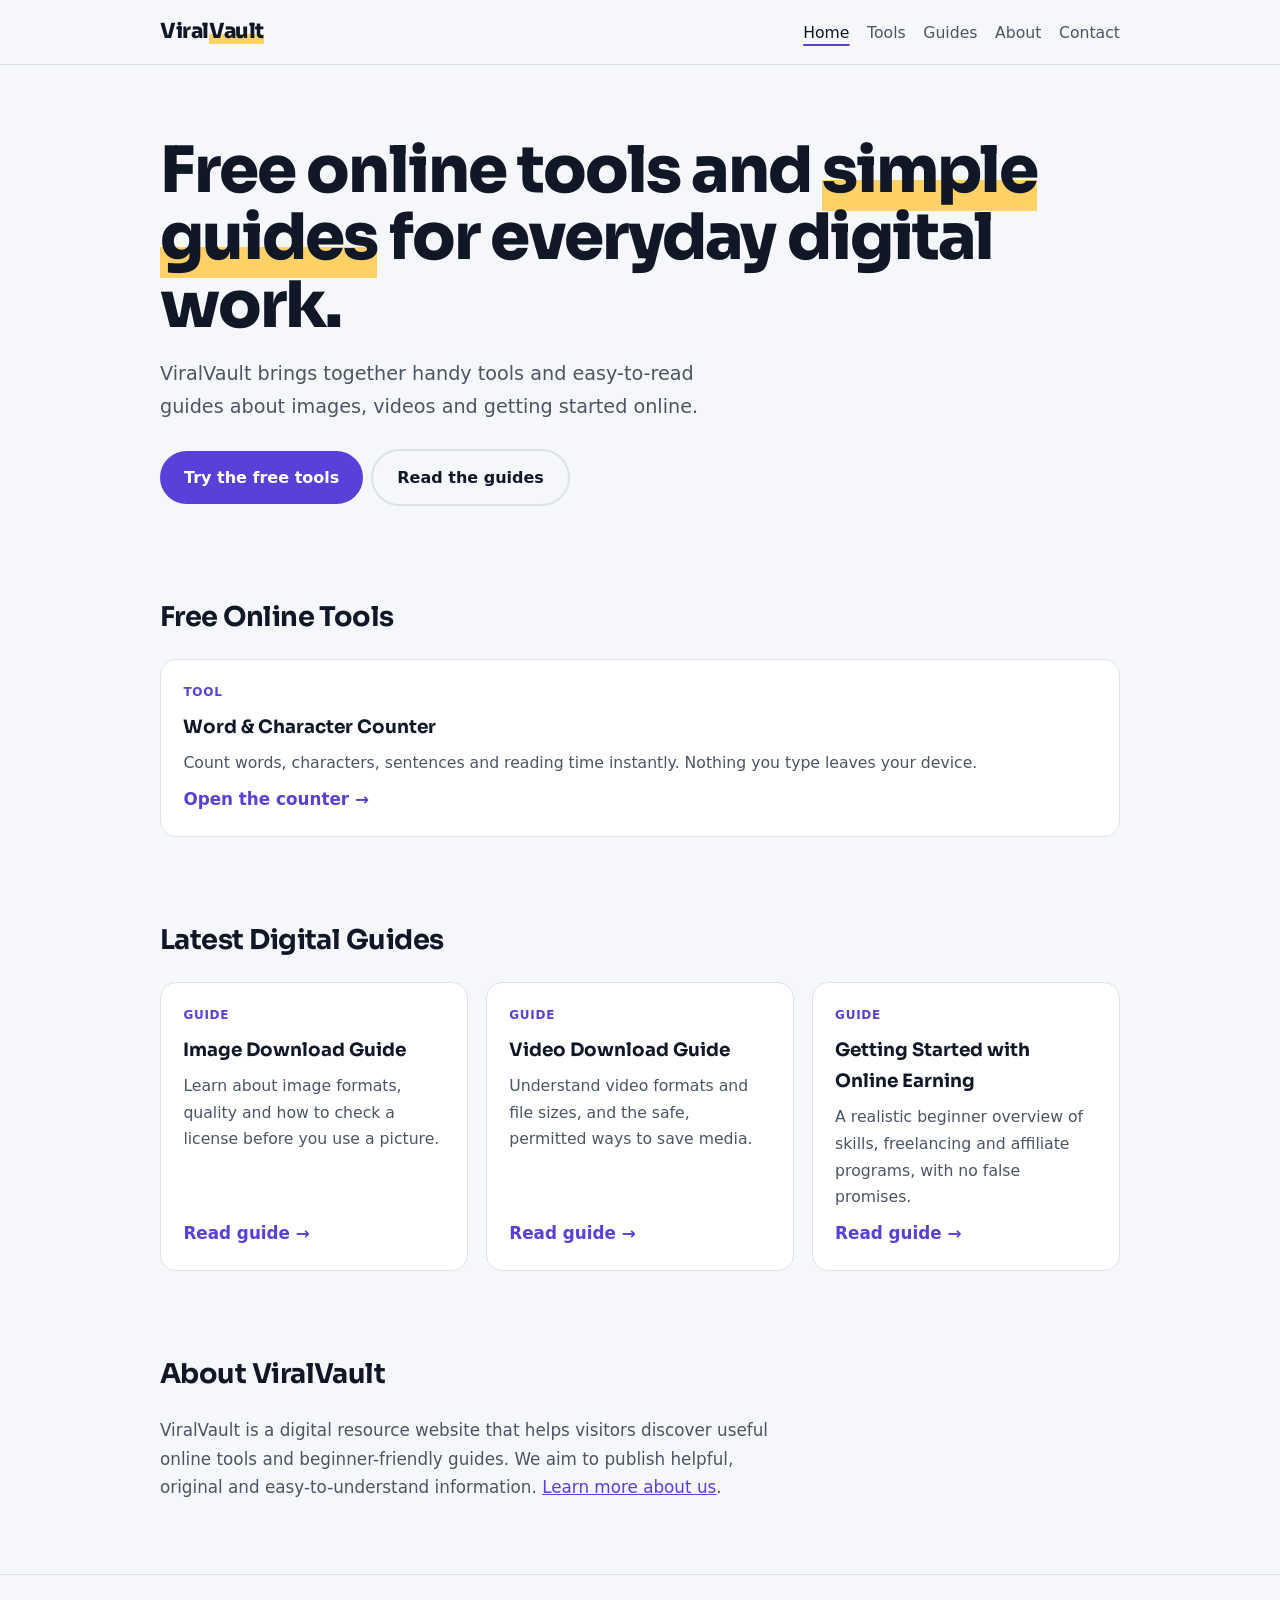
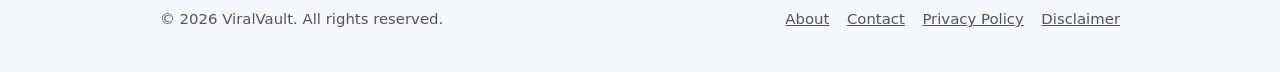
<file: index.html>
<!DOCTYPE html>
<html lang="en">
<head>
<meta charset="UTF-8">
<meta name="viewport" content="width=device-width, initial-scale=1">
<title>ViralVault - Free Online Tools & Digital Resources</title>
<meta name="description" content="ViralVault offers free online tools like a word counter and simple guides about images, videos and getting started online.">
<meta name="robots" content="index, follow">
<link rel="canonical" href="https://aamirpro05-debug.github.io/viralvault/">
<meta property="og:title" content="ViralVault - Free Online Tools & Digital Resources">
<meta property="og:description" content="ViralVault offers free online tools like a word counter and simple guides about images, videos and getting started online.">
<meta property="og:type" content="website">
<link rel="preconnect" href="https://fonts.googleapis.com">
<link rel="preconnect" href="https://fonts.gstatic.com" crossorigin>
<link href="https://fonts.googleapis.com/css2?family=Sora:wght@500;800&display=swap" rel="stylesheet">
<link rel="stylesheet" href="style.css">
</head>
<body>
<header class="site"><div class="wrap">
<a class="brand" href="index.html">Viral<span>Vault</span></a>
<nav aria-label="Main"><ul><li><a href="index.html" aria-current="page">Home</a></li><li><a href="free-online-tools.html">Tools</a></li><li><a href="guides.html">Guides</a></li><li><a href="about.html">About</a></li><li><a href="contact.html">Contact</a></li></ul></nav>
</div></header>
<main>
<div class="wrap">
<div class="hero">
<h1>Free online tools and <em>simple guides</em> for everyday digital work.</h1>
<p>ViralVault brings together handy tools and easy-to-read guides about images, videos and getting started online.</p>
<a class="btn" href="free-online-tools.html">Try the free tools</a><a class="btn ghost" href="guides.html">Read the guides</a>
</div>

<section id="tools"><h2>Free Online Tools</h2>
<div class="grid">
<div class="card"><span class="tag">Tool</span><h3>Word &amp; Character Counter</h3><p>Count words, characters, sentences and reading time instantly. Nothing you type leaves your device.</p><a class="more" href="free-online-tools.html">Open the counter &rarr;</a></div>
</div></section>

<section id="guides"><h2>Latest Digital Guides</h2>
<div class="grid">
<div class="card"><span class="tag">Guide</span><h3>Image Download Guide</h3><p>Learn about image formats, quality and how to check a license before you use a picture.</p><a class="more" href="image-download-guide.html">Read guide &rarr;</a></div>
<div class="card"><span class="tag">Guide</span><h3>Video Download Guide</h3><p>Understand video formats and file sizes, and the safe, permitted ways to save media.</p><a class="more" href="video-download-guide.html">Read guide &rarr;</a></div>
<div class="card"><span class="tag">Guide</span><h3>Getting Started with Online Earning</h3><p>A realistic beginner overview of skills, freelancing and affiliate programs, with no false promises.</p><a class="more" href="online-earning-guide.html">Read guide &rarr;</a></div>
</div></section>

<section id="about"><h2>About ViralVault</h2>
<p style="max-width:40rem;color:var(--muted)">ViralVault is a digital resource website that helps visitors discover useful online tools and beginner-friendly guides. We aim to publish helpful, original and easy-to-understand information. <a href="about.html">Learn more about us</a>.</p>
</section>
</div>
</main>
<footer class="site"><div class="wrap">
<div>&copy; <span id="yr">2026</span> ViralVault. All rights reserved.</div>
<ul><li><a href="about.html">About</a></li><li><a href="contact.html">Contact</a></li><li><a href="privacy.html">Privacy Policy</a></li><li><a href="disclaimer.html">Disclaimer</a></li></ul>
</div></footer>
<script>document.getElementById("yr").textContent=new Date().getFullYear();</script>
</body>
</html>
</file>
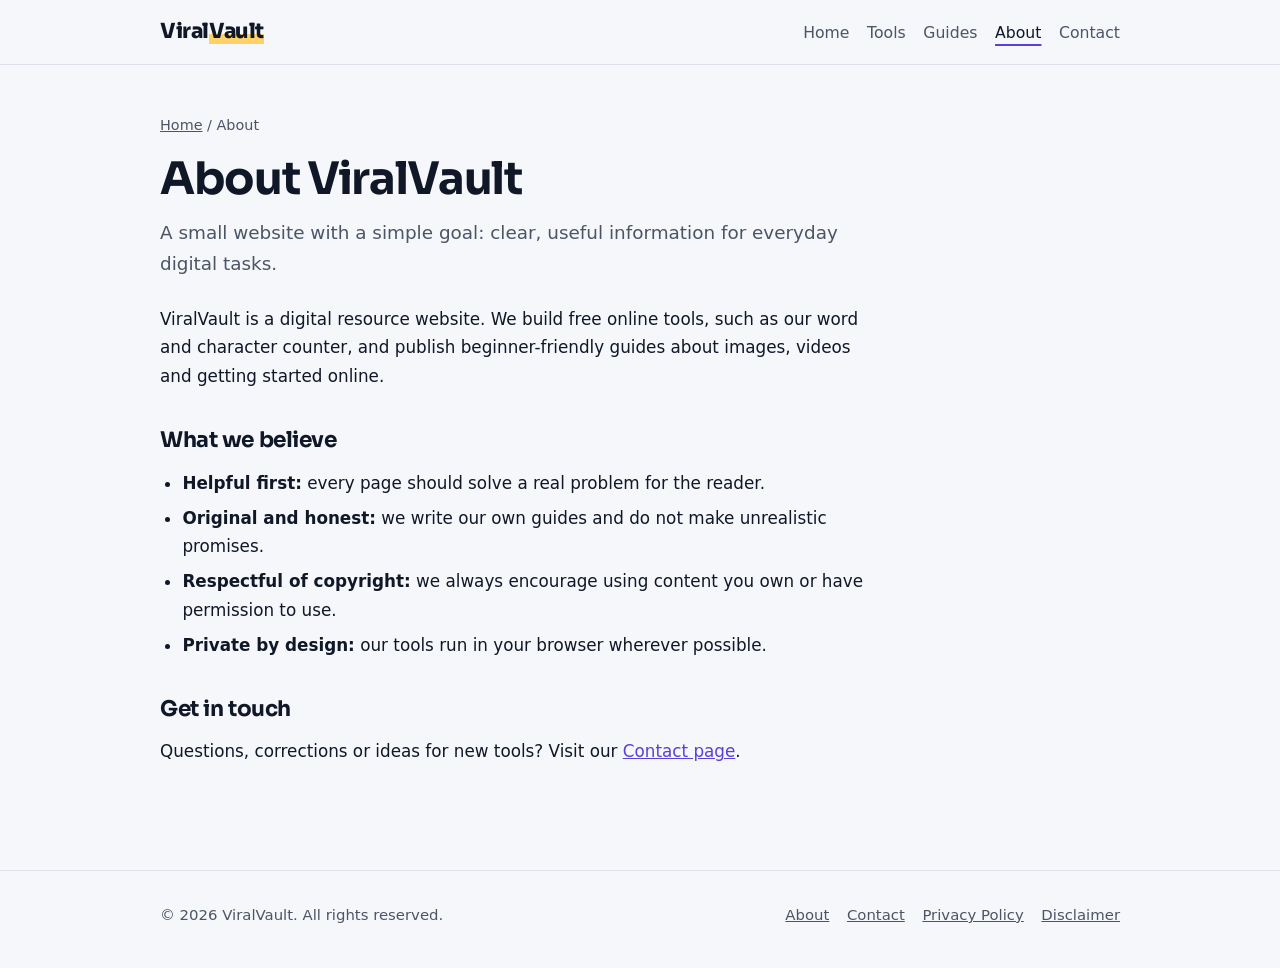
<file: about.html>
<!DOCTYPE html>
<html lang="en">
<head>
<meta charset="UTF-8">
<meta name="viewport" content="width=device-width, initial-scale=1">
<title>About ViralVault</title>
<meta name="description" content="Learn about ViralVault, a digital resource website with free online tools and beginner-friendly guides.">
<meta name="robots" content="index, follow">
<link rel="canonical" href="https://aamirpro05-debug.github.io/viralvault/about.html">
<meta property="og:title" content="About ViralVault">
<meta property="og:description" content="Learn about ViralVault, a digital resource website with free online tools and beginner-friendly guides.">
<meta property="og:type" content="website">
<link rel="preconnect" href="https://fonts.googleapis.com">
<link rel="preconnect" href="https://fonts.gstatic.com" crossorigin>
<link href="https://fonts.googleapis.com/css2?family=Sora:wght@500;800&display=swap" rel="stylesheet">
<link rel="stylesheet" href="style.css">
</head>
<body>
<header class="site"><div class="wrap">
<a class="brand" href="index.html">Viral<span>Vault</span></a>
<nav aria-label="Main"><ul><li><a href="index.html">Home</a></li><li><a href="free-online-tools.html">Tools</a></li><li><a href="guides.html">Guides</a></li><li><a href="about.html" aria-current="page">About</a></li><li><a href="contact.html">Contact</a></li></ul></nav>
</div></header>
<main>
<div class="wrap"><article class="page"><div class="crumb"><a href="index.html">Home</a> / About</div><h1>About ViralVault</h1><p class="lead">A small website with a simple goal: clear, useful information for everyday digital tasks.</p>
<p>ViralVault is a digital resource website. We build free online tools, such as our word and character counter, and publish beginner-friendly guides about images, videos and getting started online.</p>
<h2>What we believe</h2>
<ul>
<li><b>Helpful first:</b> every page should solve a real problem for the reader.</li>
<li><b>Original and honest:</b> we write our own guides and do not make unrealistic promises.</li>
<li><b>Respectful of copyright:</b> we always encourage using content you own or have permission to use.</li>
<li><b>Private by design:</b> our tools run in your browser wherever possible.</li>
</ul>
<h2>Get in touch</h2>
<p>Questions, corrections or ideas for new tools? Visit our <a href="contact.html">Contact page</a>.</p></article></div>
</main>
<footer class="site"><div class="wrap">
<div>&copy; <span id="yr">2026</span> ViralVault. All rights reserved.</div>
<ul><li><a href="about.html">About</a></li><li><a href="contact.html">Contact</a></li><li><a href="privacy.html">Privacy Policy</a></li><li><a href="disclaimer.html">Disclaimer</a></li></ul>
</div></footer>
<script>document.getElementById("yr").textContent=new Date().getFullYear();</script>
</body>
</html>
</file>
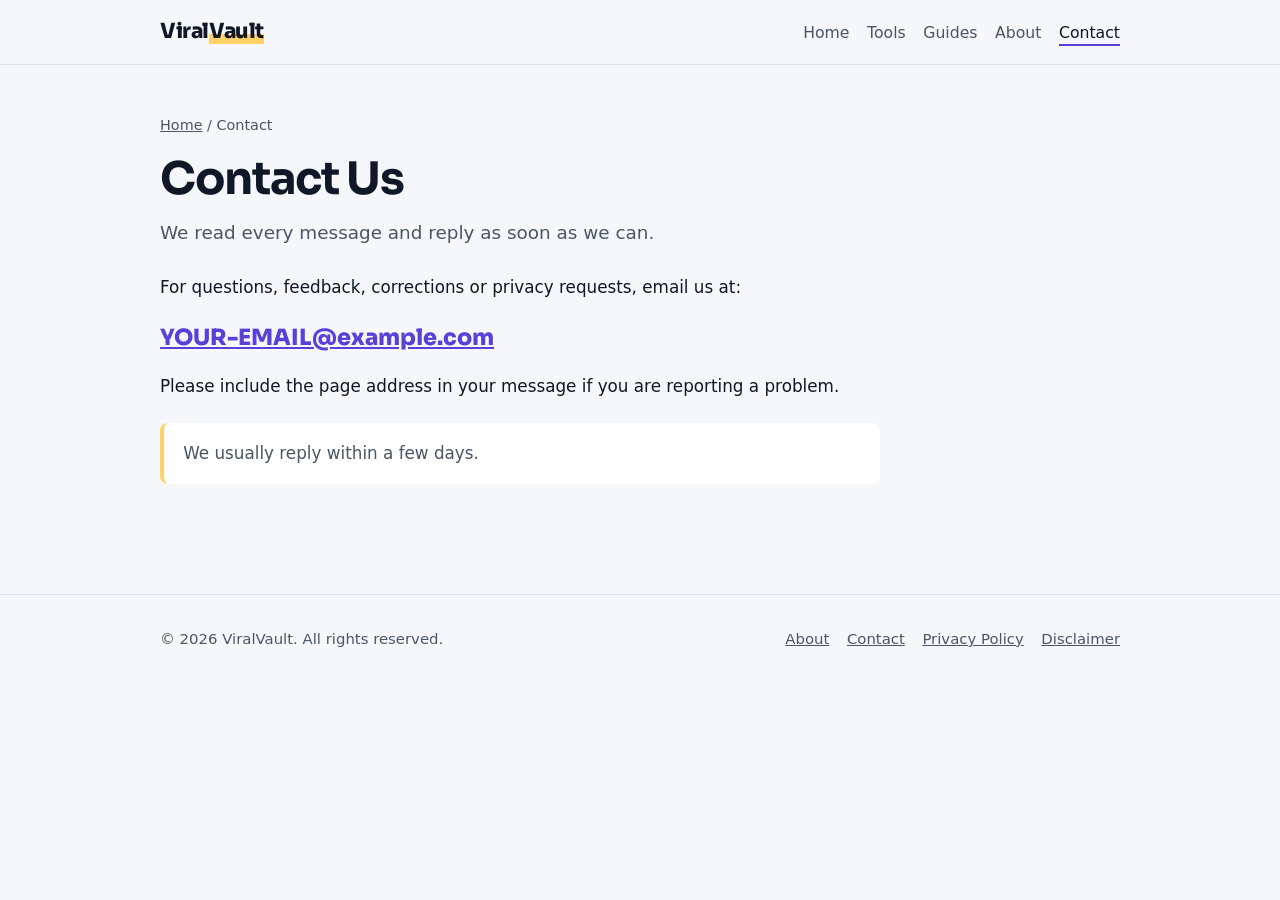
<file: contact.html>
<!DOCTYPE html>
<html lang="en">
<head>
<meta charset="UTF-8">
<meta name="viewport" content="width=device-width, initial-scale=1">
<title>Contact ViralVault</title>
<meta name="description" content="Contact ViralVault with questions, feedback or privacy requests.">
<meta name="robots" content="index, follow">
<link rel="canonical" href="https://aamirpro05-debug.github.io/viralvault/contact.html">
<meta property="og:title" content="Contact ViralVault">
<meta property="og:description" content="Contact ViralVault with questions, feedback or privacy requests.">
<meta property="og:type" content="website">
<link rel="preconnect" href="https://fonts.googleapis.com">
<link rel="preconnect" href="https://fonts.gstatic.com" crossorigin>
<link href="https://fonts.googleapis.com/css2?family=Sora:wght@500;800&display=swap" rel="stylesheet">
<link rel="stylesheet" href="style.css">
</head>
<body>
<header class="site"><div class="wrap">
<a class="brand" href="index.html">Viral<span>Vault</span></a>
<nav aria-label="Main"><ul><li><a href="index.html">Home</a></li><li><a href="free-online-tools.html">Tools</a></li><li><a href="guides.html">Guides</a></li><li><a href="about.html">About</a></li><li><a href="contact.html" aria-current="page">Contact</a></li></ul></nav>
</div></header>
<main>
<div class="wrap"><article class="page"><div class="crumb"><a href="index.html">Home</a> / Contact</div><h1>Contact Us</h1><p class="lead">We read every message and reply as soon as we can.</p>
<p>For questions, feedback, corrections or privacy requests, email us at:</p>
<p style="font-family:var(--head);font-size:1.4rem;font-weight:800"><a href="mailto:YOUR-EMAIL@example.com">YOUR-EMAIL@example.com</a></p>
<p>Please include the page address in your message if you are reporting a problem.</p>
<div class="note">We usually reply within a few days.</div></article></div>
</main>
<footer class="site"><div class="wrap">
<div>&copy; <span id="yr">2026</span> ViralVault. All rights reserved.</div>
<ul><li><a href="about.html">About</a></li><li><a href="contact.html">Contact</a></li><li><a href="privacy.html">Privacy Policy</a></li><li><a href="disclaimer.html">Disclaimer</a></li></ul>
</div></footer>
<script>document.getElementById("yr").textContent=new Date().getFullYear();</script>
</body>
</html>
</file>
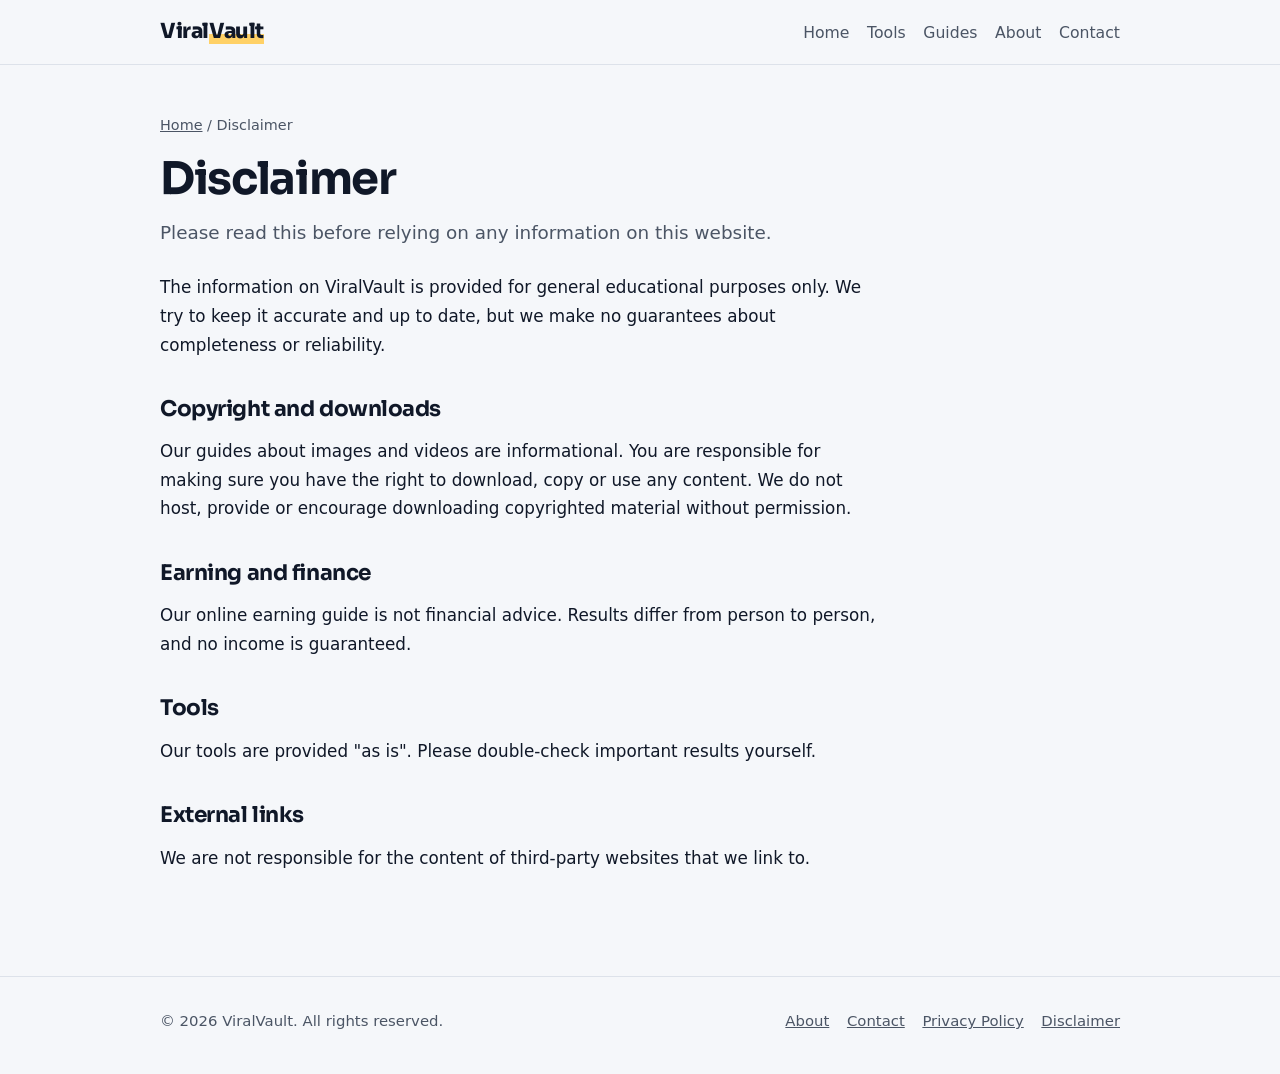
<file: disclaimer.html>
<!DOCTYPE html>
<html lang="en">
<head>
<meta charset="UTF-8">
<meta name="viewport" content="width=device-width, initial-scale=1">
<title>Disclaimer | ViralVault</title>
<meta name="description" content="General disclaimer for ViralVault guides, tools and external links.">
<meta name="robots" content="index, follow">
<link rel="canonical" href="https://aamirpro05-debug.github.io/viralvault/disclaimer.html">
<meta property="og:title" content="Disclaimer | ViralVault">
<meta property="og:description" content="General disclaimer for ViralVault guides, tools and external links.">
<meta property="og:type" content="website">
<link rel="preconnect" href="https://fonts.googleapis.com">
<link rel="preconnect" href="https://fonts.gstatic.com" crossorigin>
<link href="https://fonts.googleapis.com/css2?family=Sora:wght@500;800&display=swap" rel="stylesheet">
<link rel="stylesheet" href="style.css">
</head>
<body>
<header class="site"><div class="wrap">
<a class="brand" href="index.html">Viral<span>Vault</span></a>
<nav aria-label="Main"><ul><li><a href="index.html">Home</a></li><li><a href="free-online-tools.html">Tools</a></li><li><a href="guides.html">Guides</a></li><li><a href="about.html">About</a></li><li><a href="contact.html">Contact</a></li></ul></nav>
</div></header>
<main>
<div class="wrap"><article class="page"><div class="crumb"><a href="index.html">Home</a> / Disclaimer</div><h1>Disclaimer</h1><p class="lead">Please read this before relying on any information on this website.</p>
<p>The information on ViralVault is provided for general educational purposes only. We try to keep it accurate and up to date, but we make no guarantees about completeness or reliability.</p>
<h2>Copyright and downloads</h2>
<p>Our guides about images and videos are informational. You are responsible for making sure you have the right to download, copy or use any content. We do not host, provide or encourage downloading copyrighted material without permission.</p>
<h2>Earning and finance</h2>
<p>Our online earning guide is not financial advice. Results differ from person to person, and no income is guaranteed.</p>
<h2>Tools</h2>
<p>Our tools are provided "as is". Please double-check important results yourself.</p>
<h2>External links</h2>
<p>We are not responsible for the content of third-party websites that we link to.</p></article></div>
</main>
<footer class="site"><div class="wrap">
<div>&copy; <span id="yr">2026</span> ViralVault. All rights reserved.</div>
<ul><li><a href="about.html">About</a></li><li><a href="contact.html">Contact</a></li><li><a href="privacy.html">Privacy Policy</a></li><li><a href="disclaimer.html">Disclaimer</a></li></ul>
</div></footer>
<script>document.getElementById("yr").textContent=new Date().getFullYear();</script>
</body>
</html>
</file>
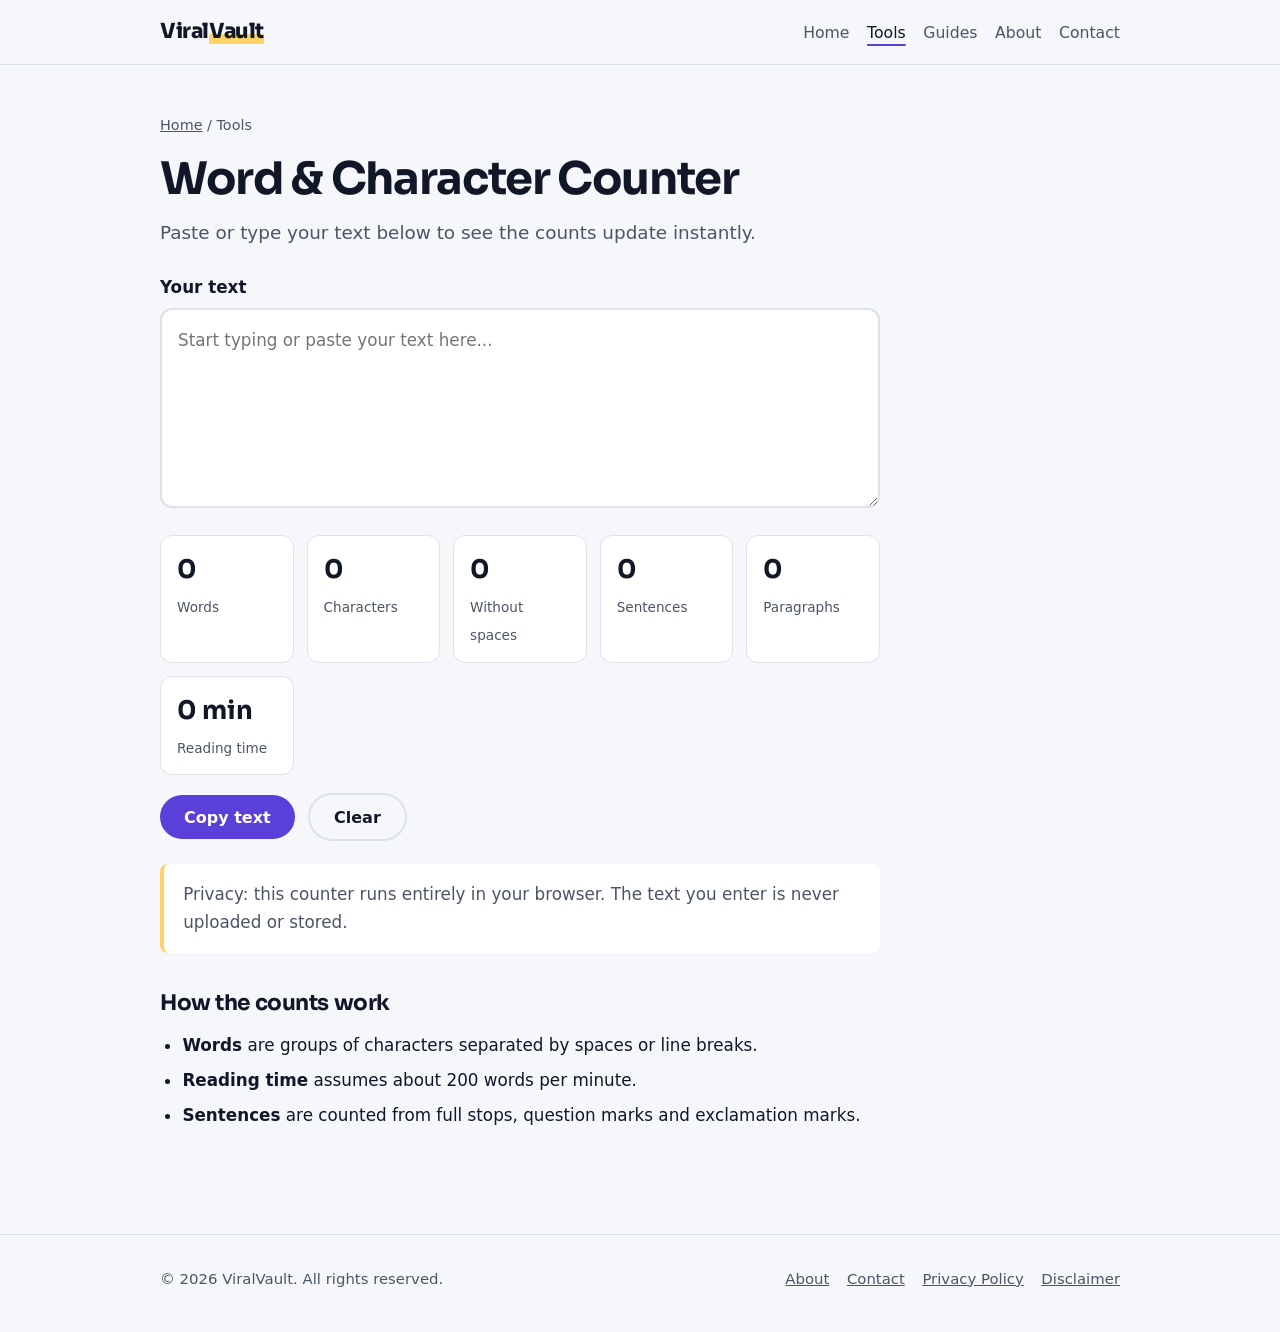
<file: free-online-tools.html>
<!DOCTYPE html>
<html lang="en">
<head>
<meta charset="UTF-8">
<meta name="viewport" content="width=device-width, initial-scale=1">
<title>Free Word & Character Counter | ViralVault</title>
<meta name="description" content="Free online word and character counter with sentences, paragraphs and reading time. Works in your browser; your text is never uploaded.">
<meta name="robots" content="index, follow">
<link rel="canonical" href="https://aamirpro05-debug.github.io/viralvault/free-online-tools.html">
<meta property="og:title" content="Free Word & Character Counter | ViralVault">
<meta property="og:description" content="Free online word and character counter with sentences, paragraphs and reading time. Works in your browser; your text is never uploaded.">
<meta property="og:type" content="website">
<link rel="preconnect" href="https://fonts.googleapis.com">
<link rel="preconnect" href="https://fonts.gstatic.com" crossorigin>
<link href="https://fonts.googleapis.com/css2?family=Sora:wght@500;800&display=swap" rel="stylesheet">
<link rel="stylesheet" href="style.css">
</head>
<body>
<header class="site"><div class="wrap">
<a class="brand" href="index.html">Viral<span>Vault</span></a>
<nav aria-label="Main"><ul><li><a href="index.html">Home</a></li><li><a href="free-online-tools.html" aria-current="page">Tools</a></li><li><a href="guides.html">Guides</a></li><li><a href="about.html">About</a></li><li><a href="contact.html">Contact</a></li></ul></nav>
</div></header>
<main>
<div class="wrap"><article class="page"><div class="crumb"><a href="index.html">Home</a> / Tools</div><h1>Word &amp; Character Counter</h1><p class="lead">Paste or type your text below to see the counts update instantly.</p>
<label for="t" style="font-weight:600;display:block;margin-bottom:.4rem">Your text</label>
<textarea id="t" placeholder="Start typing or paste your text here..."></textarea>
<div class="stats" aria-live="polite">
<div class="stat"><b id="w">0</b><span>Words</span></div>
<div class="stat"><b id="c">0</b><span>Characters</span></div>
<div class="stat"><b id="cn">0</b><span>Without spaces</span></div>
<div class="stat"><b id="s">0</b><span>Sentences</span></div>
<div class="stat"><b id="p">0</b><span>Paragraphs</span></div>
<div class="stat"><b id="r">0 min</b><span>Reading time</span></div>
</div>
<button class="btn" id="copy" type="button" style="margin-top:0">Copy text</button>
<button class="btn ghost" id="clear" type="button" style="margin-top:0">Clear</button>
<div class="note">Privacy: this counter runs entirely in your browser. The text you enter is never uploaded or stored.</div>
<h2>How the counts work</h2>
<ul><li><b>Words</b> are groups of characters separated by spaces or line breaks.</li>
<li><b>Reading time</b> assumes about 200 words per minute.</li>
<li><b>Sentences</b> are counted from full stops, question marks and exclamation marks.</li></ul>
<script>
(function(){
  var t=document.getElementById("t");
  function set(id,v){document.getElementById(id).textContent=v;}
  function update(){
    var v=t.value, trimmed=v.trim();
    var words=trimmed?trimmed.split(/\s+/).length:0;
    set("w",words); set("c",v.length); set("cn",v.replace(/\s/g,"").length);
    set("s",trimmed?(trimmed.match(/[^.!?]+[.!?]+|[^.!?]+$/g)||[]).length:0);
    set("p",trimmed?trimmed.split(/\n\s*\n/).filter(function(x){return x.trim();}).length:0);
    set("r",words?Math.max(1,Math.ceil(words/200))+" min":"0 min");
  }
  t.addEventListener("input",update);
  document.getElementById("clear").addEventListener("click",function(){t.value="";update();t.focus();});
  document.getElementById("copy").addEventListener("click",function(){
    var b=this;
    function done(){b.textContent="Copied!";setTimeout(function(){b.textContent="Copy text";},1500);}
    if(navigator.clipboard){navigator.clipboard.writeText(t.value).then(done);}
    else{t.select();document.execCommand("copy");done();}
  });
  update();
})();
</script></article></div>
</main>
<footer class="site"><div class="wrap">
<div>&copy; <span id="yr">2026</span> ViralVault. All rights reserved.</div>
<ul><li><a href="about.html">About</a></li><li><a href="contact.html">Contact</a></li><li><a href="privacy.html">Privacy Policy</a></li><li><a href="disclaimer.html">Disclaimer</a></li></ul>
</div></footer>
<script>document.getElementById("yr").textContent=new Date().getFullYear();</script>
</body>
</html>
</file>
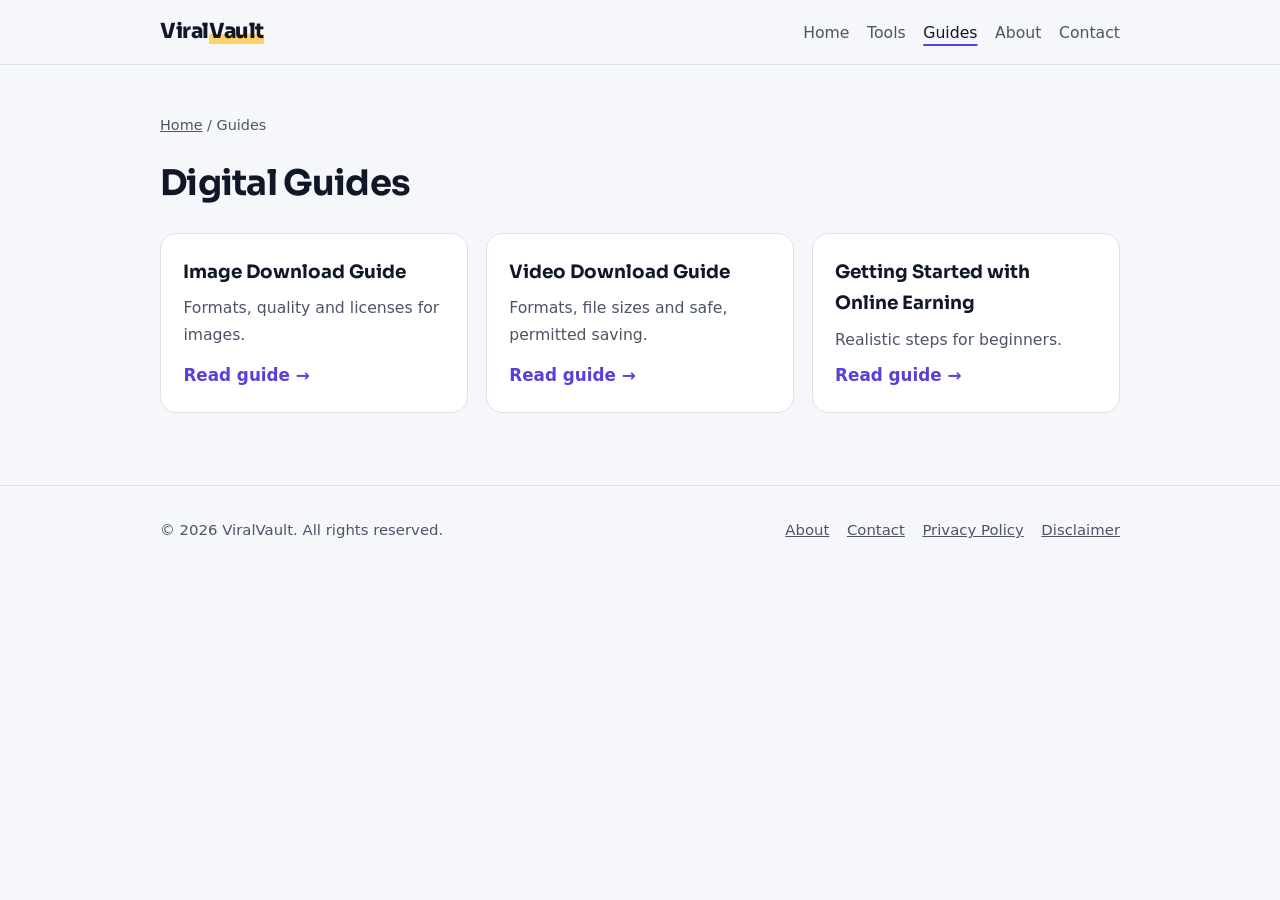
<file: guides.html>
<!DOCTYPE html>
<html lang="en">
<head>
<meta charset="UTF-8">
<meta name="viewport" content="width=device-width, initial-scale=1">
<title>Digital Guides | ViralVault</title>
<meta name="description" content="Beginner-friendly guides about images, videos and online earning from ViralVault.">
<meta name="robots" content="index, follow">
<link rel="canonical" href="https://aamirpro05-debug.github.io/viralvault/guides.html">
<meta property="og:title" content="Digital Guides | ViralVault">
<meta property="og:description" content="Beginner-friendly guides about images, videos and online earning from ViralVault.">
<meta property="og:type" content="website">
<link rel="preconnect" href="https://fonts.googleapis.com">
<link rel="preconnect" href="https://fonts.gstatic.com" crossorigin>
<link href="https://fonts.googleapis.com/css2?family=Sora:wght@500;800&display=swap" rel="stylesheet">
<link rel="stylesheet" href="style.css">
</head>
<body>
<header class="site"><div class="wrap">
<a class="brand" href="index.html">Viral<span>Vault</span></a>
<nav aria-label="Main"><ul><li><a href="index.html">Home</a></li><li><a href="free-online-tools.html">Tools</a></li><li><a href="guides.html" aria-current="page">Guides</a></li><li><a href="about.html">About</a></li><li><a href="contact.html">Contact</a></li></ul></nav>
</div></header>
<main>
<div class="wrap"><section style="padding-top:3rem"><div class="crumb"><a href="index.html">Home</a> / Guides</div>
<h2 style="font-size:2.2rem">Digital Guides</h2>
<div class="grid">
<div class="card"><h3>Image Download Guide</h3><p>Formats, quality and licenses for images.</p><a class="more" href="image-download-guide.html">Read guide &rarr;</a></div>
<div class="card"><h3>Video Download Guide</h3><p>Formats, file sizes and safe, permitted saving.</p><a class="more" href="video-download-guide.html">Read guide &rarr;</a></div>
<div class="card"><h3>Getting Started with Online Earning</h3><p>Realistic steps for beginners.</p><a class="more" href="online-earning-guide.html">Read guide &rarr;</a></div>
</div></section></div>
</main>
<footer class="site"><div class="wrap">
<div>&copy; <span id="yr">2026</span> ViralVault. All rights reserved.</div>
<ul><li><a href="about.html">About</a></li><li><a href="contact.html">Contact</a></li><li><a href="privacy.html">Privacy Policy</a></li><li><a href="disclaimer.html">Disclaimer</a></li></ul>
</div></footer>
<script>document.getElementById("yr").textContent=new Date().getFullYear();</script>
</body>
</html>
</file>
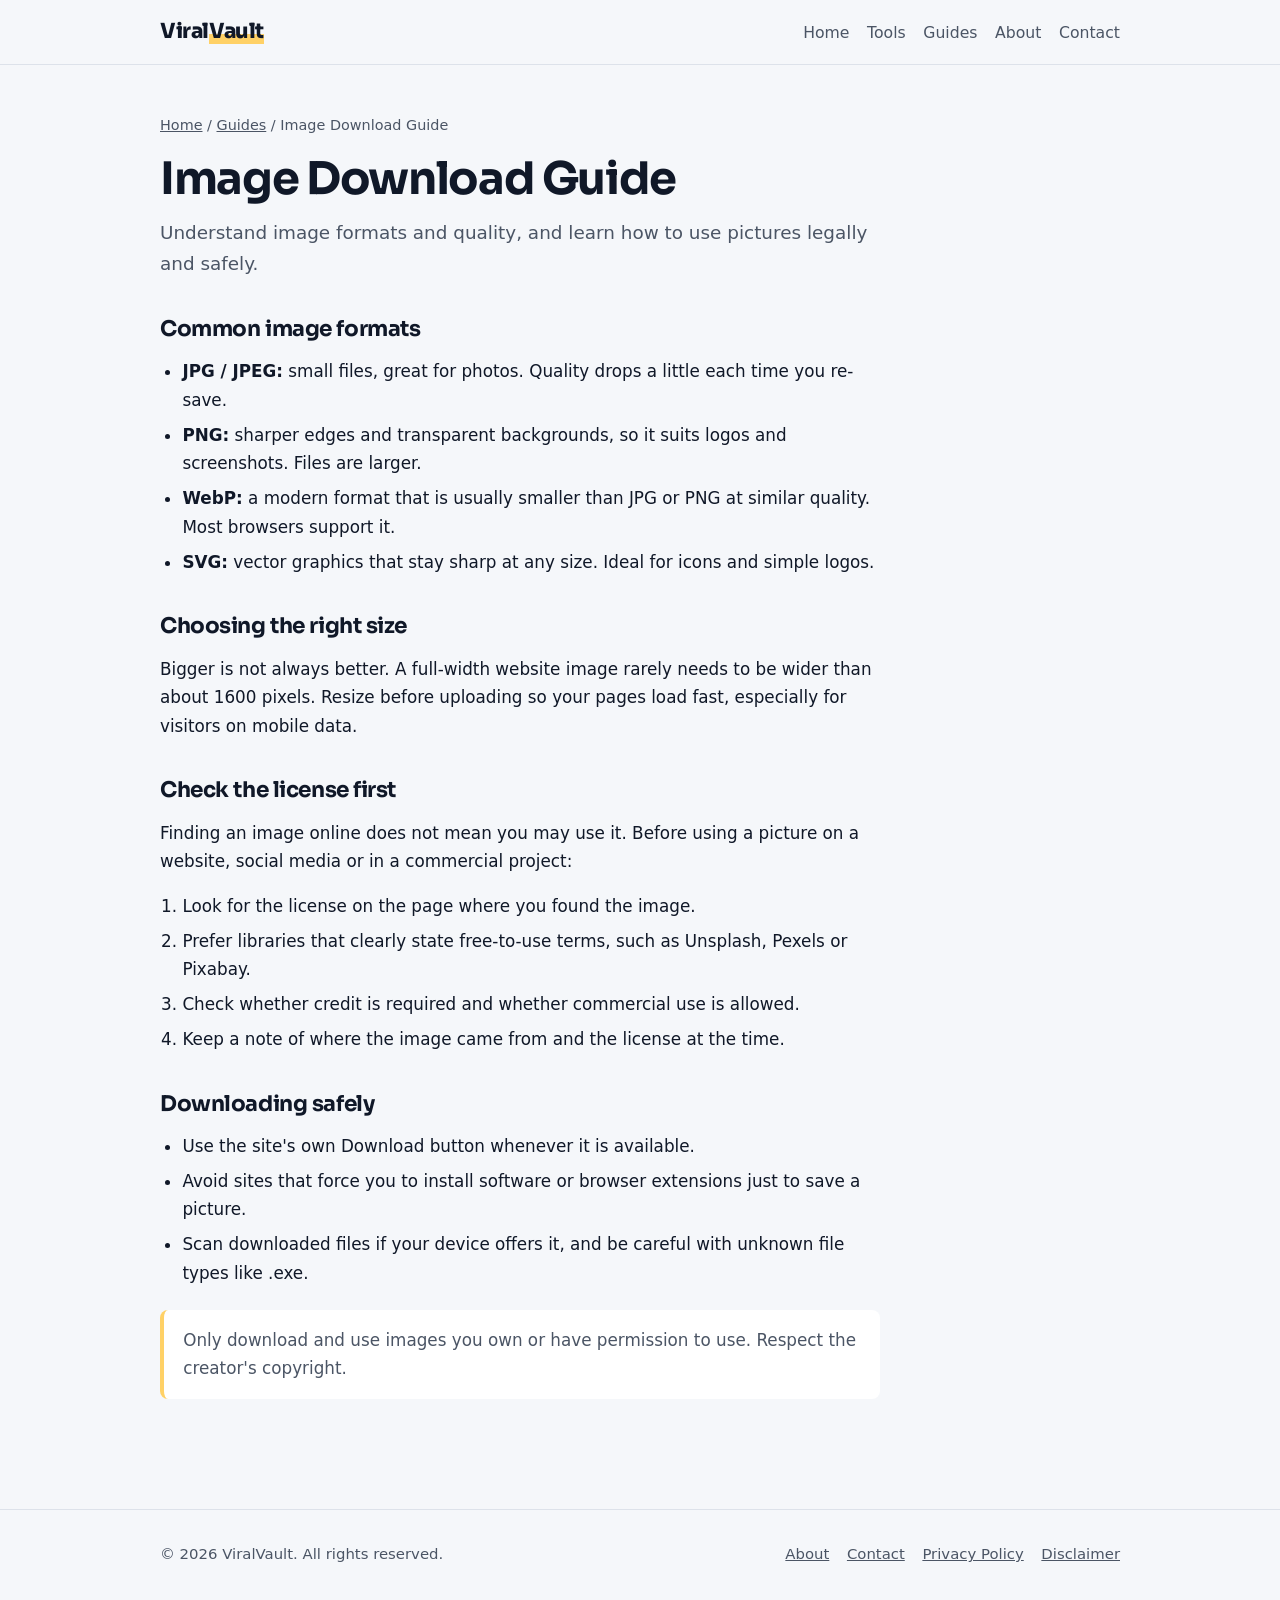
<file: image-download-guide.html>
<!DOCTYPE html>
<html lang="en">
<head>
<meta charset="UTF-8">
<meta name="viewport" content="width=device-width, initial-scale=1">
<title>Image Download Guide: Formats, Quality & Licenses | ViralVault</title>
<meta name="description" content="Learn about image formats, quality, resizing and how to check licenses before downloading and using images safely.">
<meta name="robots" content="index, follow">
<link rel="canonical" href="https://aamirpro05-debug.github.io/viralvault/image-download-guide.html">
<meta property="og:title" content="Image Download Guide: Formats, Quality & Licenses | ViralVault">
<meta property="og:description" content="Learn about image formats, quality, resizing and how to check licenses before downloading and using images safely.">
<meta property="og:type" content="website">
<link rel="preconnect" href="https://fonts.googleapis.com">
<link rel="preconnect" href="https://fonts.gstatic.com" crossorigin>
<link href="https://fonts.googleapis.com/css2?family=Sora:wght@500;800&display=swap" rel="stylesheet">
<link rel="stylesheet" href="style.css">
</head>
<body>
<header class="site"><div class="wrap">
<a class="brand" href="index.html">Viral<span>Vault</span></a>
<nav aria-label="Main"><ul><li><a href="index.html">Home</a></li><li><a href="free-online-tools.html">Tools</a></li><li><a href="guides.html">Guides</a></li><li><a href="about.html">About</a></li><li><a href="contact.html">Contact</a></li></ul></nav>
</div></header>
<main>
<div class="wrap"><article class="page"><div class="crumb"><a href="index.html">Home</a> / <a href="guides.html">Guides</a> / Image Download Guide</div><h1>Image Download Guide</h1><p class="lead">Understand image formats and quality, and learn how to use pictures legally and safely.</p>
<h2>Common image formats</h2>
<ul>
<li><b>JPG / JPEG:</b> small files, great for photos. Quality drops a little each time you re-save.</li>
<li><b>PNG:</b> sharper edges and transparent backgrounds, so it suits logos and screenshots. Files are larger.</li>
<li><b>WebP:</b> a modern format that is usually smaller than JPG or PNG at similar quality. Most browsers support it.</li>
<li><b>SVG:</b> vector graphics that stay sharp at any size. Ideal for icons and simple logos.</li>
</ul>
<h2>Choosing the right size</h2>
<p>Bigger is not always better. A full-width website image rarely needs to be wider than about 1600 pixels. Resize before uploading so your pages load fast, especially for visitors on mobile data.</p>
<h2>Check the license first</h2>
<p>Finding an image online does not mean you may use it. Before using a picture on a website, social media or in a commercial project:</p>
<ol>
<li>Look for the license on the page where you found the image.</li>
<li>Prefer libraries that clearly state free-to-use terms, such as Unsplash, Pexels or Pixabay.</li>
<li>Check whether credit is required and whether commercial use is allowed.</li>
<li>Keep a note of where the image came from and the license at the time.</li>
</ol>
<h2>Downloading safely</h2>
<ul>
<li>Use the site's own Download button whenever it is available.</li>
<li>Avoid sites that force you to install software or browser extensions just to save a picture.</li>
<li>Scan downloaded files if your device offers it, and be careful with unknown file types like .exe.</li>
</ul>
<div class="note">Only download and use images you own or have permission to use. Respect the creator's copyright.</div></article></div>
</main>
<footer class="site"><div class="wrap">
<div>&copy; <span id="yr">2026</span> ViralVault. All rights reserved.</div>
<ul><li><a href="about.html">About</a></li><li><a href="contact.html">Contact</a></li><li><a href="privacy.html">Privacy Policy</a></li><li><a href="disclaimer.html">Disclaimer</a></li></ul>
</div></footer>
<script>document.getElementById("yr").textContent=new Date().getFullYear();</script>
</body>
</html>
</file>
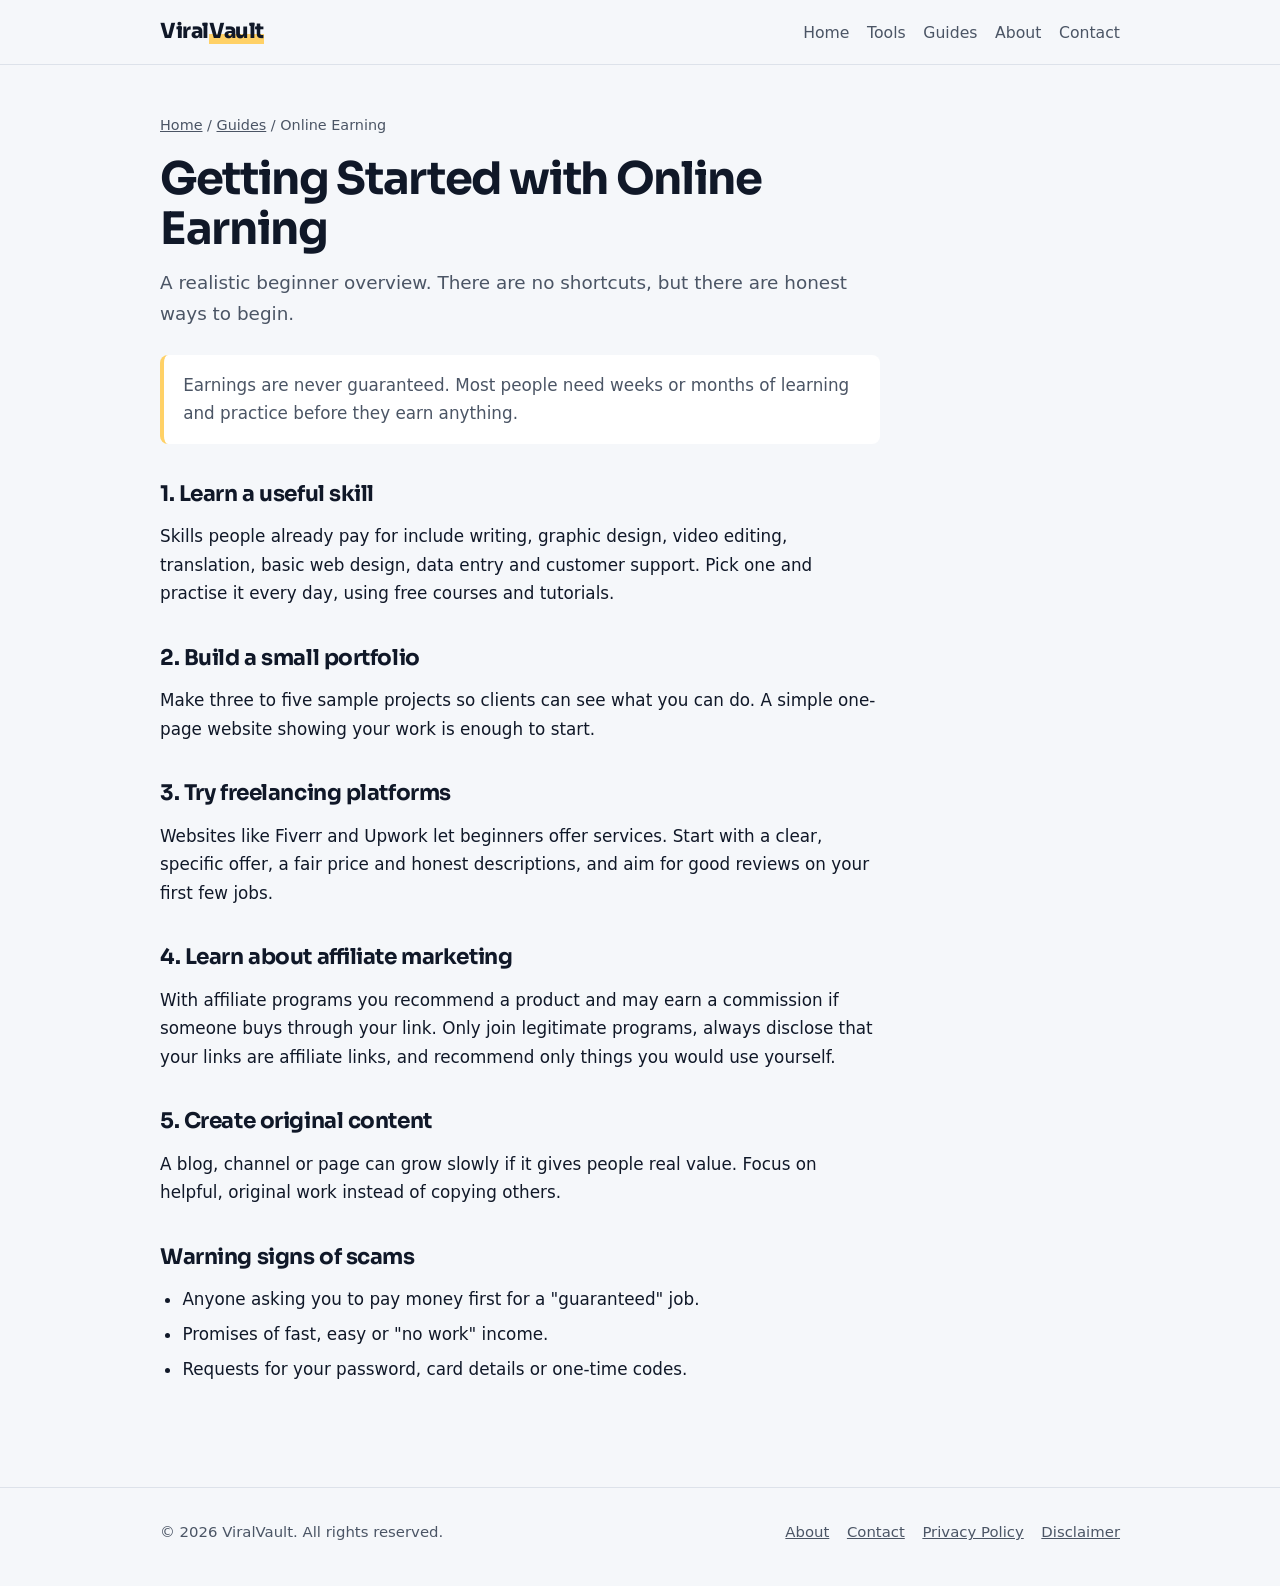
<file: online-earning-guide.html>
<!DOCTYPE html>
<html lang="en">
<head>
<meta charset="UTF-8">
<meta name="viewport" content="width=device-width, initial-scale=1">
<title>Getting Started with Online Earning: A Realistic Beginner Guide | ViralVault</title>
<meta name="description" content="A realistic beginner guide to learning skills, freelancing, affiliate marketing and avoiding scams. Earnings are not guaranteed.">
<meta name="robots" content="index, follow">
<link rel="canonical" href="https://aamirpro05-debug.github.io/viralvault/online-earning-guide.html">
<meta property="og:title" content="Getting Started with Online Earning: A Realistic Beginner Guide | ViralVault">
<meta property="og:description" content="A realistic beginner guide to learning skills, freelancing, affiliate marketing and avoiding scams. Earnings are not guaranteed.">
<meta property="og:type" content="website">
<link rel="preconnect" href="https://fonts.googleapis.com">
<link rel="preconnect" href="https://fonts.gstatic.com" crossorigin>
<link href="https://fonts.googleapis.com/css2?family=Sora:wght@500;800&display=swap" rel="stylesheet">
<link rel="stylesheet" href="style.css">
</head>
<body>
<header class="site"><div class="wrap">
<a class="brand" href="index.html">Viral<span>Vault</span></a>
<nav aria-label="Main"><ul><li><a href="index.html">Home</a></li><li><a href="free-online-tools.html">Tools</a></li><li><a href="guides.html">Guides</a></li><li><a href="about.html">About</a></li><li><a href="contact.html">Contact</a></li></ul></nav>
</div></header>
<main>
<div class="wrap"><article class="page"><div class="crumb"><a href="index.html">Home</a> / <a href="guides.html">Guides</a> / Online Earning</div><h1>Getting Started with Online Earning</h1><p class="lead">A realistic beginner overview. There are no shortcuts, but there are honest ways to begin.</p>
<div class="note">Earnings are never guaranteed. Most people need weeks or months of learning and practice before they earn anything.</div>
<h2>1. Learn a useful skill</h2>
<p>Skills people already pay for include writing, graphic design, video editing, translation, basic web design, data entry and customer support. Pick one and practise it every day, using free courses and tutorials.</p>
<h2>2. Build a small portfolio</h2>
<p>Make three to five sample projects so clients can see what you can do. A simple one-page website showing your work is enough to start.</p>
<h2>3. Try freelancing platforms</h2>
<p>Websites like Fiverr and Upwork let beginners offer services. Start with a clear, specific offer, a fair price and honest descriptions, and aim for good reviews on your first few jobs.</p>
<h2>4. Learn about affiliate marketing</h2>
<p>With affiliate programs you recommend a product and may earn a commission if someone buys through your link. Only join legitimate programs, always disclose that your links are affiliate links, and recommend only things you would use yourself.</p>
<h2>5. Create original content</h2>
<p>A blog, channel or page can grow slowly if it gives people real value. Focus on helpful, original work instead of copying others.</p>
<h2>Warning signs of scams</h2>
<ul>
<li>Anyone asking you to pay money first for a "guaranteed" job.</li>
<li>Promises of fast, easy or "no work" income.</li>
<li>Requests for your password, card details or one-time codes.</li>
</ul></article></div>
</main>
<footer class="site"><div class="wrap">
<div>&copy; <span id="yr">2026</span> ViralVault. All rights reserved.</div>
<ul><li><a href="about.html">About</a></li><li><a href="contact.html">Contact</a></li><li><a href="privacy.html">Privacy Policy</a></li><li><a href="disclaimer.html">Disclaimer</a></li></ul>
</div></footer>
<script>document.getElementById("yr").textContent=new Date().getFullYear();</script>
</body>
</html>
</file>
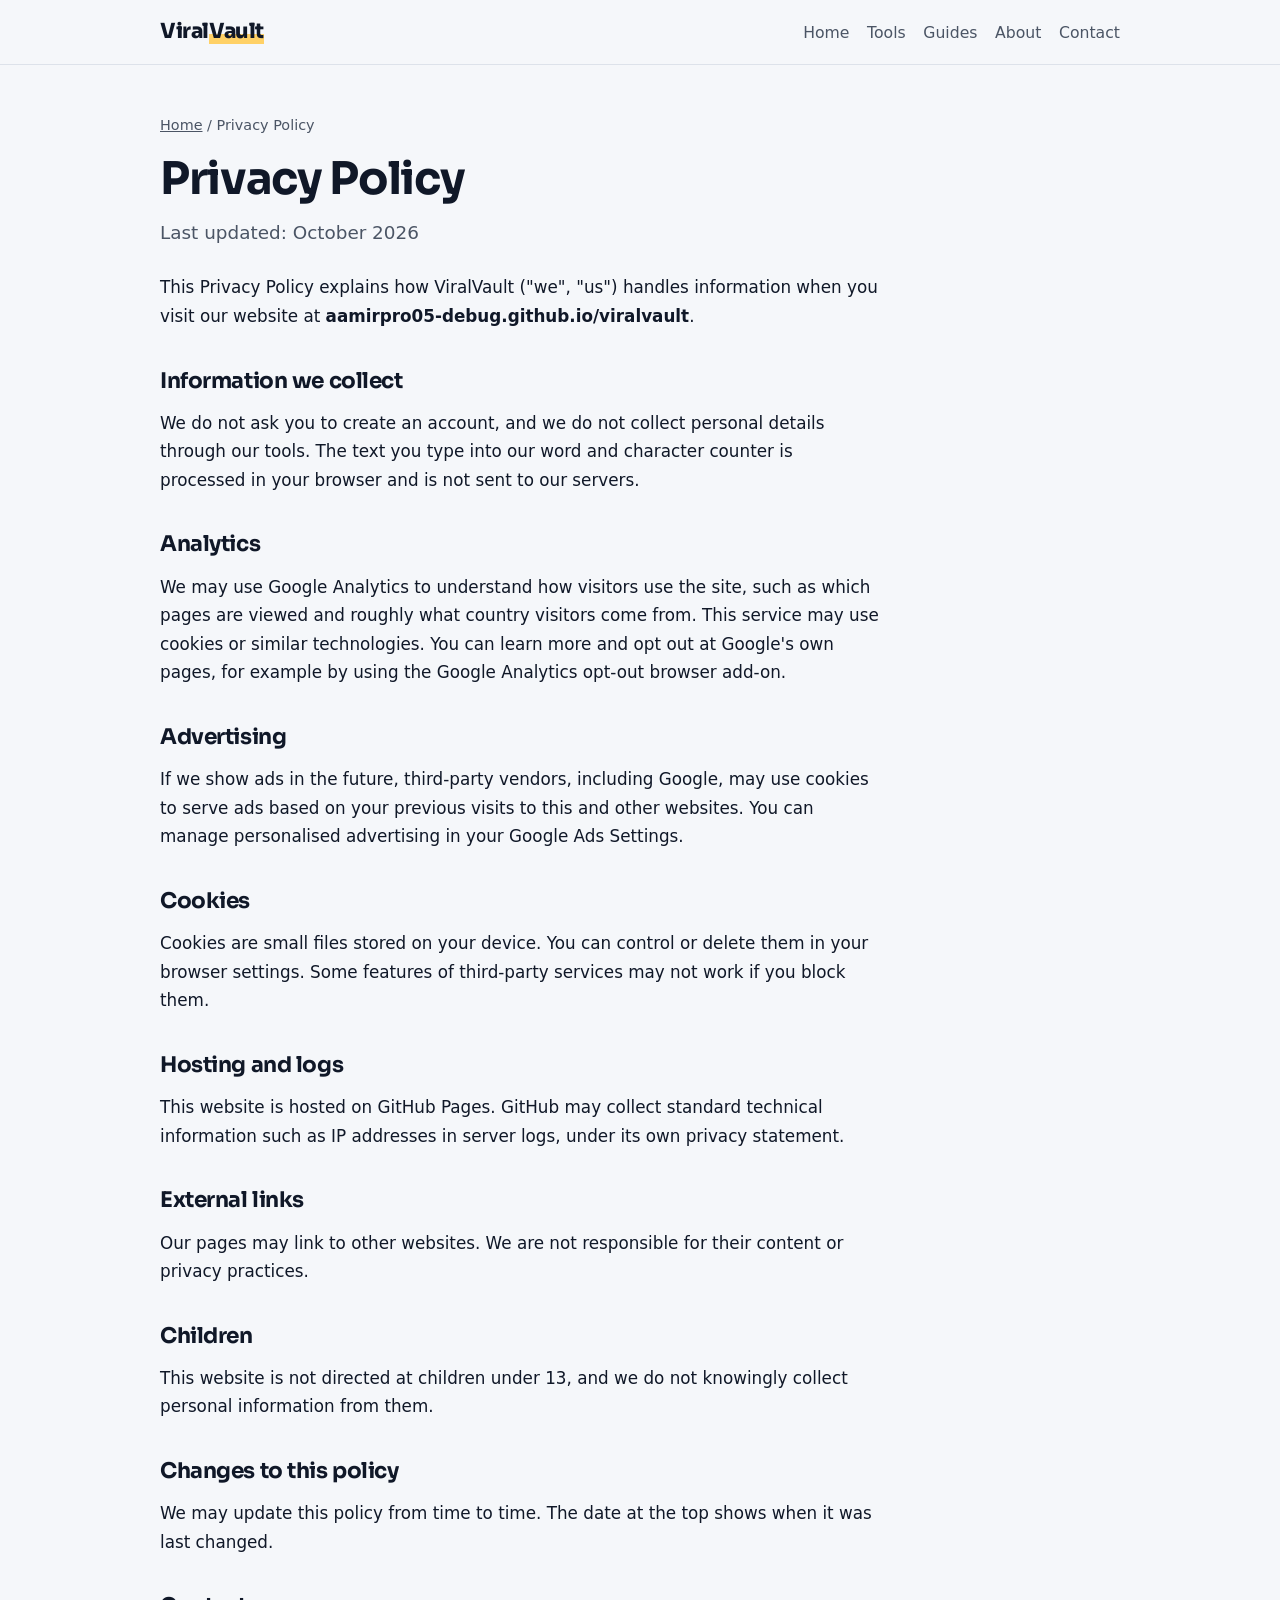
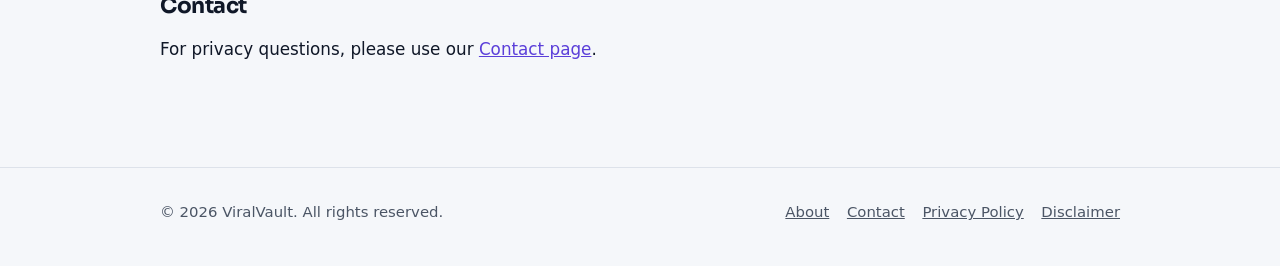
<file: privacy.html>
<!DOCTYPE html>
<html lang="en">
<head>
<meta charset="UTF-8">
<meta name="viewport" content="width=device-width, initial-scale=1">
<title>Privacy Policy | ViralVault</title>
<meta name="description" content="Read how ViralVault handles information, cookies, analytics and third-party services.">
<meta name="robots" content="index, follow">
<link rel="canonical" href="https://aamirpro05-debug.github.io/viralvault/privacy.html">
<meta property="og:title" content="Privacy Policy | ViralVault">
<meta property="og:description" content="Read how ViralVault handles information, cookies, analytics and third-party services.">
<meta property="og:type" content="website">
<link rel="preconnect" href="https://fonts.googleapis.com">
<link rel="preconnect" href="https://fonts.gstatic.com" crossorigin>
<link href="https://fonts.googleapis.com/css2?family=Sora:wght@500;800&display=swap" rel="stylesheet">
<link rel="stylesheet" href="style.css">
</head>
<body>
<header class="site"><div class="wrap">
<a class="brand" href="index.html">Viral<span>Vault</span></a>
<nav aria-label="Main"><ul><li><a href="index.html">Home</a></li><li><a href="free-online-tools.html">Tools</a></li><li><a href="guides.html">Guides</a></li><li><a href="about.html">About</a></li><li><a href="contact.html">Contact</a></li></ul></nav>
</div></header>
<main>
<div class="wrap"><article class="page"><div class="crumb"><a href="index.html">Home</a> / Privacy Policy</div><h1>Privacy Policy</h1><p class="lead">Last updated: October 2026</p>
<p>This Privacy Policy explains how ViralVault ("we", "us") handles information when you visit our website at <b>aamirpro05-debug.github.io/viralvault</b>.</p>
<h2>Information we collect</h2>
<p>We do not ask you to create an account, and we do not collect personal details through our tools. The text you type into our word and character counter is processed in your browser and is not sent to our servers.</p>
<h2>Analytics</h2>
<p>We may use Google Analytics to understand how visitors use the site, such as which pages are viewed and roughly what country visitors come from. This service may use cookies or similar technologies. You can learn more and opt out at Google's own pages, for example by using the Google Analytics opt-out browser add-on.</p>
<h2>Advertising</h2>
<p>If we show ads in the future, third-party vendors, including Google, may use cookies to serve ads based on your previous visits to this and other websites. You can manage personalised advertising in your Google Ads Settings.</p>
<h2>Cookies</h2>
<p>Cookies are small files stored on your device. You can control or delete them in your browser settings. Some features of third-party services may not work if you block them.</p>
<h2>Hosting and logs</h2>
<p>This website is hosted on GitHub Pages. GitHub may collect standard technical information such as IP addresses in server logs, under its own privacy statement.</p>
<h2>External links</h2>
<p>Our pages may link to other websites. We are not responsible for their content or privacy practices.</p>
<h2>Children</h2>
<p>This website is not directed at children under 13, and we do not knowingly collect personal information from them.</p>
<h2>Changes to this policy</h2>
<p>We may update this policy from time to time. The date at the top shows when it was last changed.</p>
<h2>Contact</h2>
<p>For privacy questions, please use our <a href="contact.html">Contact page</a>.</p></article></div>
</main>
<footer class="site"><div class="wrap">
<div>&copy; <span id="yr">2026</span> ViralVault. All rights reserved.</div>
<ul><li><a href="about.html">About</a></li><li><a href="contact.html">Contact</a></li><li><a href="privacy.html">Privacy Policy</a></li><li><a href="disclaimer.html">Disclaimer</a></li></ul>
</div></footer>
<script>document.getElementById("yr").textContent=new Date().getFullYear();</script>
</body>
</html>
</file>
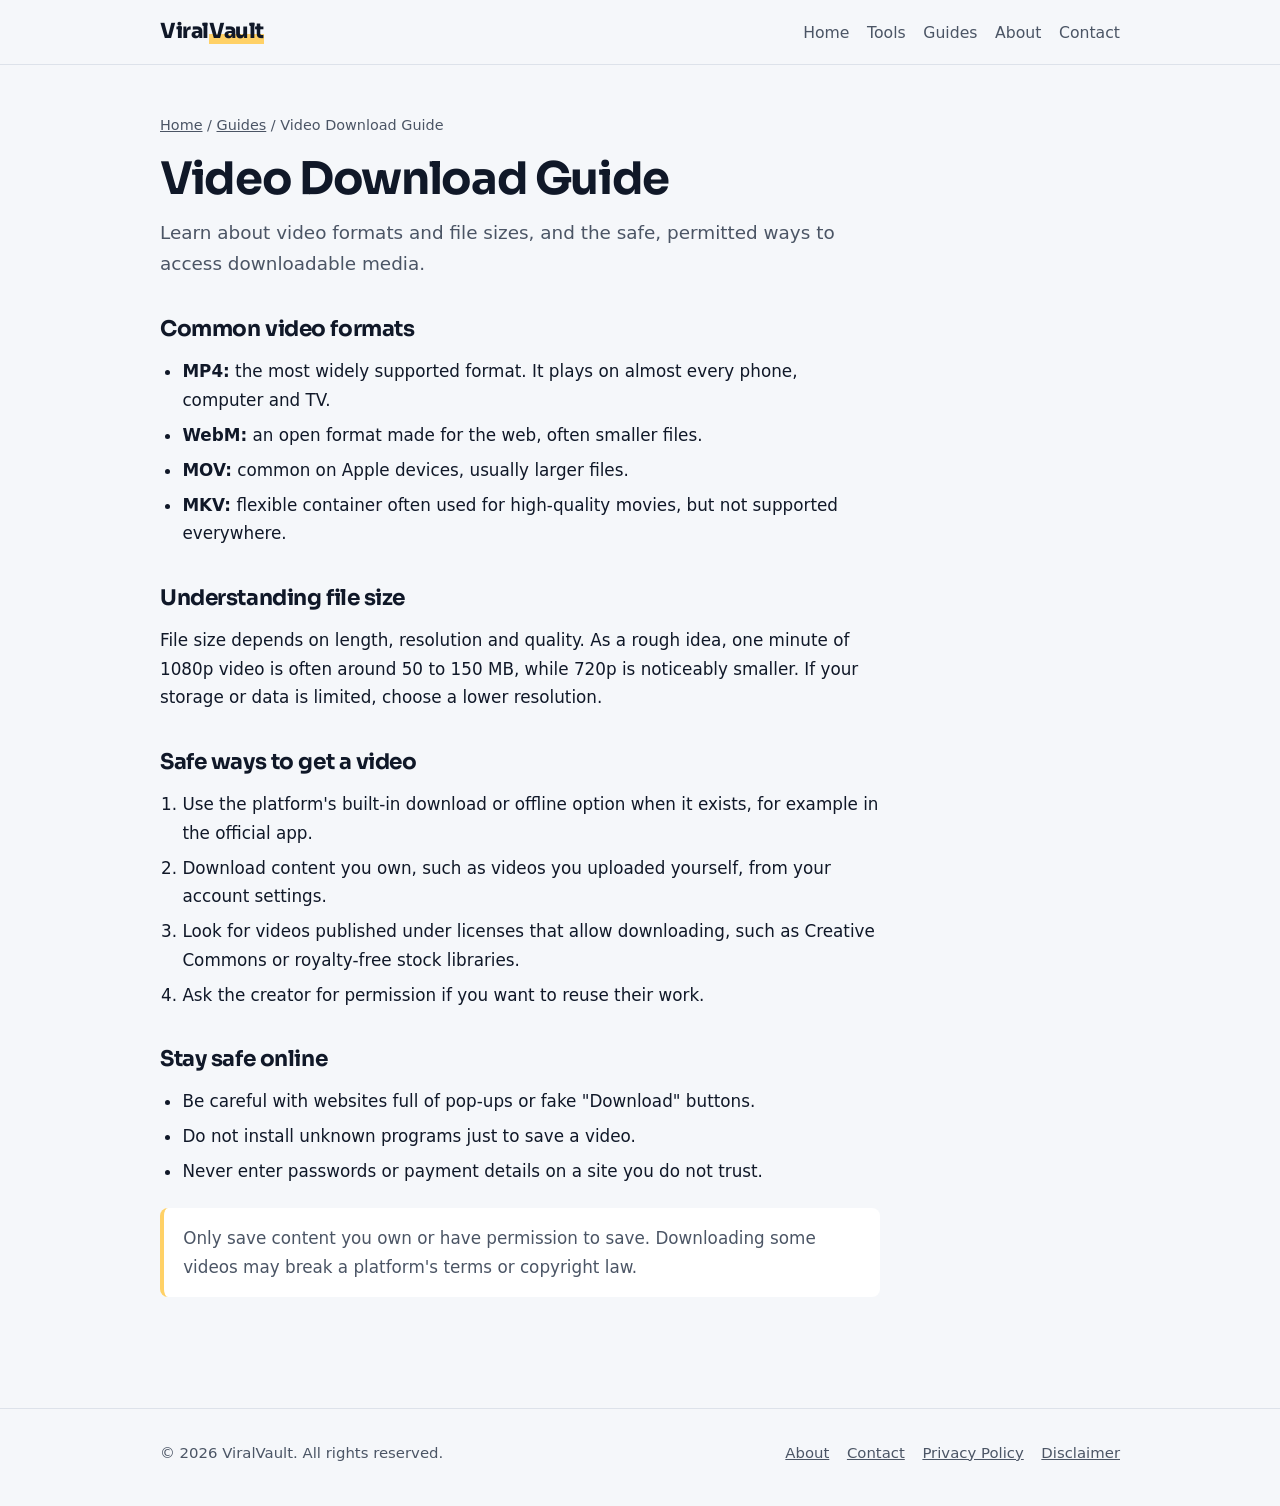
<file: video-download-guide.html>
<!DOCTYPE html>
<html lang="en">
<head>
<meta charset="UTF-8">
<meta name="viewport" content="width=device-width, initial-scale=1">
<title>Video Download Guide: Formats, Sizes & Safe Access | ViralVault</title>
<meta name="description" content="Learn about video formats, file sizes and safe, permitted ways to access downloadable media.">
<meta name="robots" content="index, follow">
<link rel="canonical" href="https://aamirpro05-debug.github.io/viralvault/video-download-guide.html">
<meta property="og:title" content="Video Download Guide: Formats, Sizes & Safe Access | ViralVault">
<meta property="og:description" content="Learn about video formats, file sizes and safe, permitted ways to access downloadable media.">
<meta property="og:type" content="website">
<link rel="preconnect" href="https://fonts.googleapis.com">
<link rel="preconnect" href="https://fonts.gstatic.com" crossorigin>
<link href="https://fonts.googleapis.com/css2?family=Sora:wght@500;800&display=swap" rel="stylesheet">
<link rel="stylesheet" href="style.css">
</head>
<body>
<header class="site"><div class="wrap">
<a class="brand" href="index.html">Viral<span>Vault</span></a>
<nav aria-label="Main"><ul><li><a href="index.html">Home</a></li><li><a href="free-online-tools.html">Tools</a></li><li><a href="guides.html">Guides</a></li><li><a href="about.html">About</a></li><li><a href="contact.html">Contact</a></li></ul></nav>
</div></header>
<main>
<div class="wrap"><article class="page"><div class="crumb"><a href="index.html">Home</a> / <a href="guides.html">Guides</a> / Video Download Guide</div><h1>Video Download Guide</h1><p class="lead">Learn about video formats and file sizes, and the safe, permitted ways to access downloadable media.</p>
<h2>Common video formats</h2>
<ul>
<li><b>MP4:</b> the most widely supported format. It plays on almost every phone, computer and TV.</li>
<li><b>WebM:</b> an open format made for the web, often smaller files.</li>
<li><b>MOV:</b> common on Apple devices, usually larger files.</li>
<li><b>MKV:</b> flexible container often used for high-quality movies, but not supported everywhere.</li>
</ul>
<h2>Understanding file size</h2>
<p>File size depends on length, resolution and quality. As a rough idea, one minute of 1080p video is often around 50 to 150 MB, while 720p is noticeably smaller. If your storage or data is limited, choose a lower resolution.</p>
<h2>Safe ways to get a video</h2>
<ol>
<li>Use the platform's built-in download or offline option when it exists, for example in the official app.</li>
<li>Download content you own, such as videos you uploaded yourself, from your account settings.</li>
<li>Look for videos published under licenses that allow downloading, such as Creative Commons or royalty-free stock libraries.</li>
<li>Ask the creator for permission if you want to reuse their work.</li>
</ol>
<h2>Stay safe online</h2>
<ul>
<li>Be careful with websites full of pop-ups or fake "Download" buttons.</li>
<li>Do not install unknown programs just to save a video.</li>
<li>Never enter passwords or payment details on a site you do not trust.</li>
</ul>
<div class="note">Only save content you own or have permission to save. Downloading some videos may break a platform's terms or copyright law.</div></article></div>
</main>
<footer class="site"><div class="wrap">
<div>&copy; <span id="yr">2026</span> ViralVault. All rights reserved.</div>
<ul><li><a href="about.html">About</a></li><li><a href="contact.html">Contact</a></li><li><a href="privacy.html">Privacy Policy</a></li><li><a href="disclaimer.html">Disclaimer</a></li></ul>
</div></footer>
<script>document.getElementById("yr").textContent=new Date().getFullYear();</script>
</body>
</html>
</file>
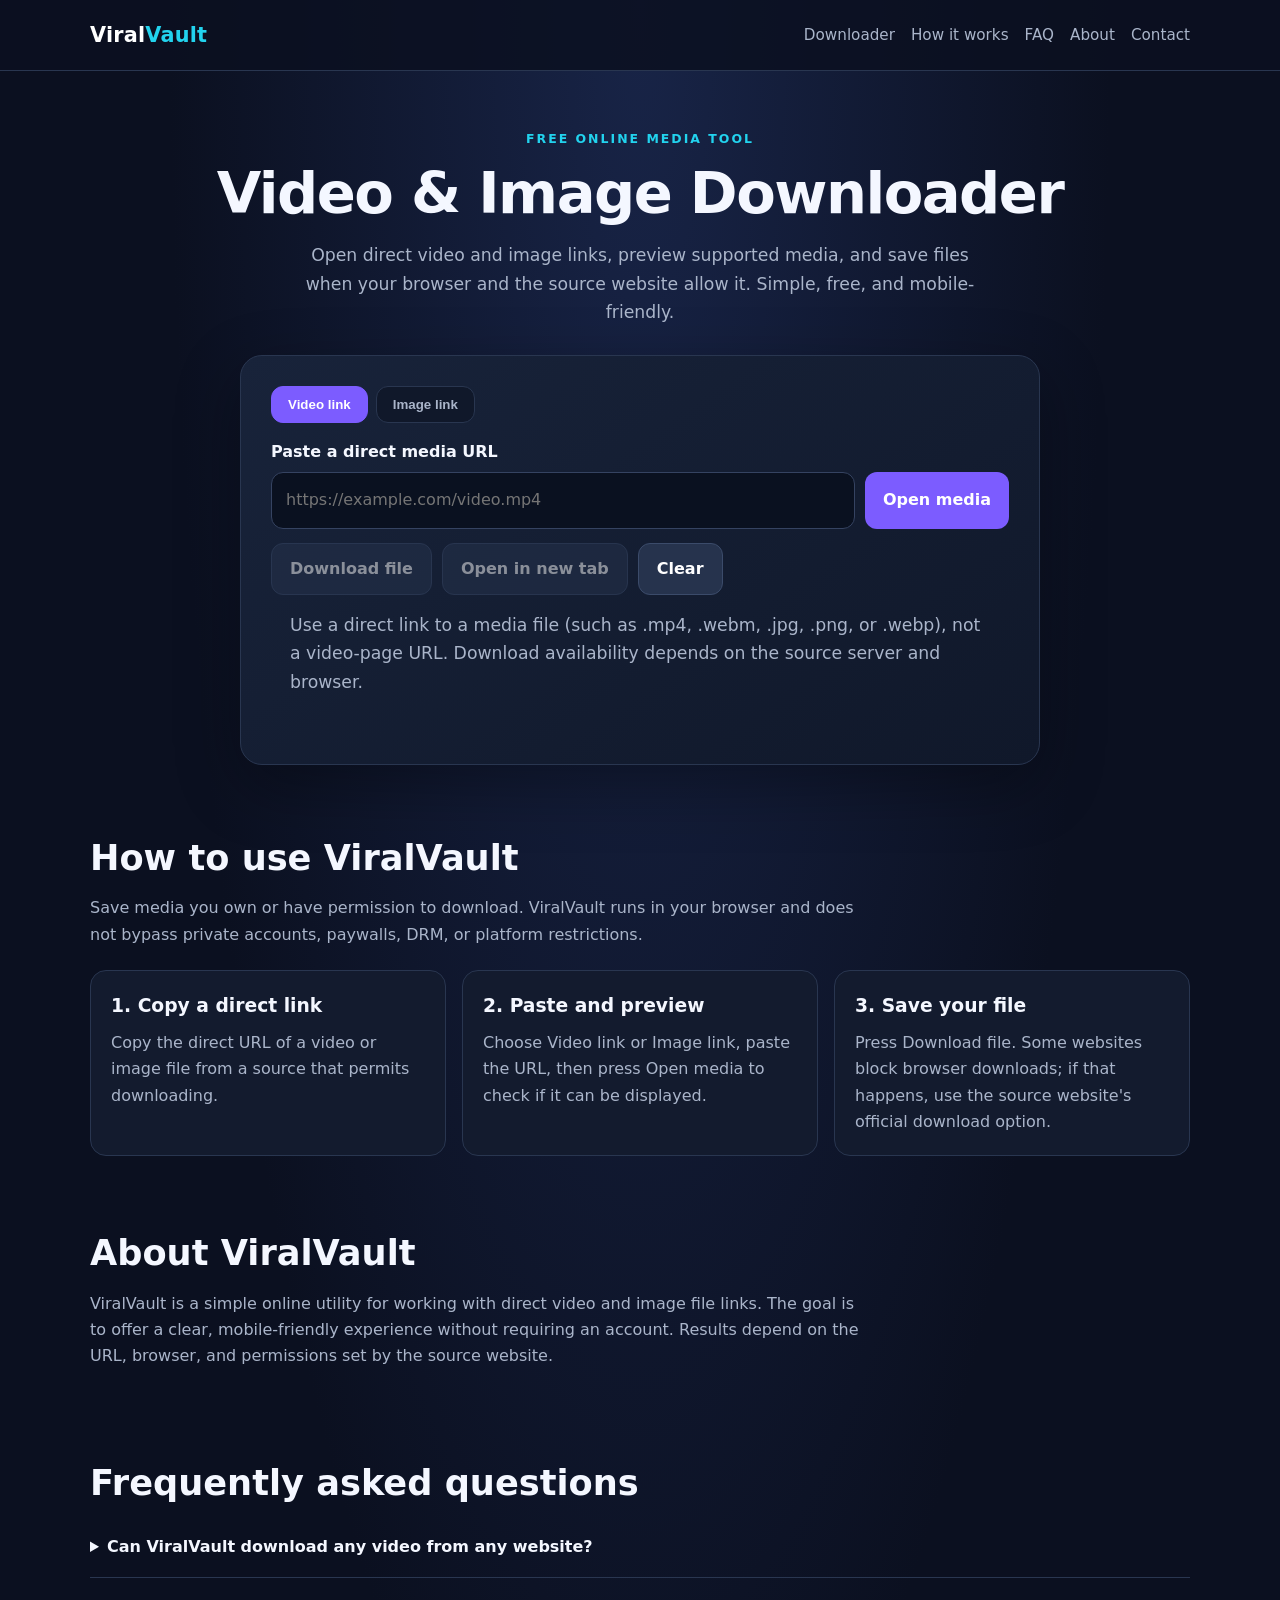
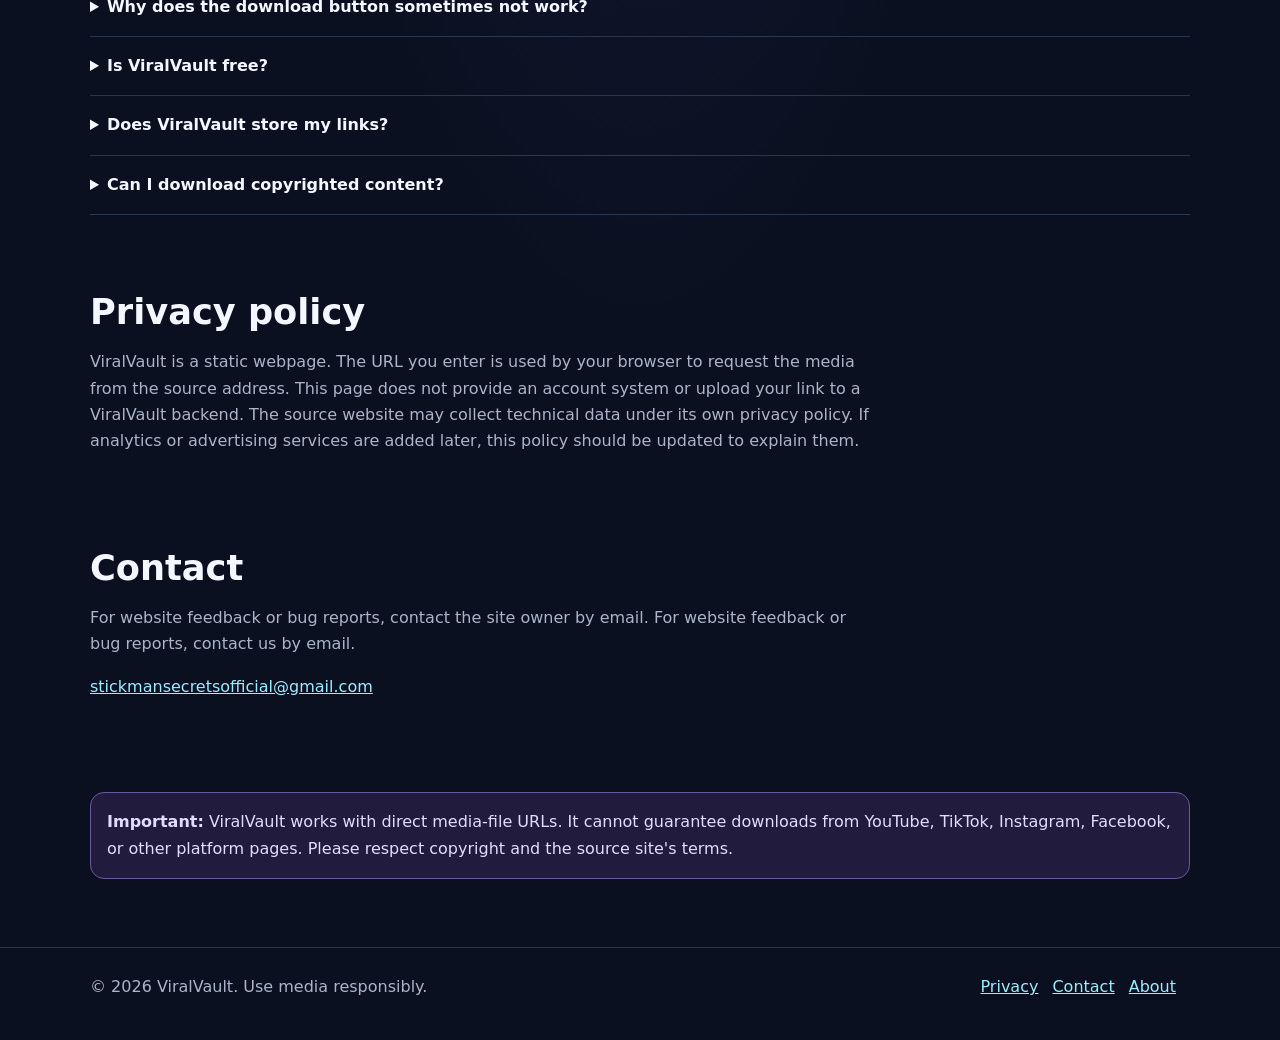
<file: viralvault-complete.html>
<!doctype html>
<html lang="en">
<head>
  <meta charset="utf-8">
  <meta name="viewport" content="width=device-width, initial-scale=1">
  <title>ViralVault - Video & Image Downloader</title>
  <meta name="description" content="ViralVault helps you open and save direct video and image file links. Use this free, mobile-friendly tool for media links you have permission to download.">
  <meta name="robots" content="index,follow,max-image-preview:large">
  <meta name="theme-color" content="#101828">
  <link rel="canonical" href="https://aamirpro05-debug.github.io/viralvault/">
  <!-- Keep your existing Google Search Console verification meta tag here if you have one. -->
  <meta property="og:type" content="website">
  <meta property="og:title" content="ViralVault - Video & Image Downloader">
  <meta property="og:description" content="Open or save direct video and image links with a simple, mobile-friendly tool.">
  <meta property="og:url" content="https://aamirpro05-debug.github.io/viralvault/">
  <style>
    :root{color-scheme:dark;--bg:#0b1020;--panel:#131b2e;--panel2:#18233a;--text:#f4f7ff;--muted:#aab5ca;--accent:#7c5cff;--accent2:#22d3ee;--line:#293650;--good:#b7f7d2}
    *{box-sizing:border-box}html{scroll-behavior:smooth}body{margin:0;background:radial-gradient(ellipse at top,#182447 0%,var(--bg) 52%);color:var(--text);font:16px/1.65 system-ui,-apple-system,Segoe UI,Roboto,Arial,sans-serif}
    a{color:#9cecff}a:hover{color:#fff}.wrap{width:min(1100px,92%);margin:auto}.top{padding:18px 0;border-bottom:1px solid var(--line);background:#0b1020d9}.nav{display:flex;align-items:center;justify-content:space-between;gap:18px;flex-wrap:wrap}.brand{font-size:1.3rem;font-weight:850;letter-spacing:.2px;text-decoration:none;color:#fff}.brand span{color:var(--accent2)}nav{display:flex;gap:16px;flex-wrap:wrap}nav a{text-decoration:none;color:var(--muted);font-size:.95rem}
    .hero{text-align:center;padding:58px 0 34px}.eyebrow{color:var(--accent2);font-weight:750;text-transform:uppercase;letter-spacing:2px;font-size:.78rem}.hero h1{font-size:clamp(2rem,6vw,3.6rem);line-height:1.1;letter-spacing:-1.5px;margin:12px 0}.hero p{max-width:700px;margin:16px auto;color:var(--muted);font-size:1.08rem}
    .tool{max-width:800px;margin:28px auto 0;background:linear-gradient(145deg,#18233a,#10182a);border:1px solid var(--line);border-radius:22px;padding:clamp(18px,4vw,30px);box-shadow:0 20px 65px #0005;text-align:left}.tabs{display:flex;gap:8px;margin-bottom:16px}.tab{border:1px solid var(--line);background:#10182a;color:var(--muted);padding:10px 16px;border-radius:12px;cursor:pointer;font-weight:750}.tab.active{background:var(--accent);border-color:var(--accent);color:#fff}.field-label{display:block;font-weight:750;margin:12px 0 7px}.url-row{display:flex;gap:10px}.url-row input{min-width:0;flex:1}.input{width:100%;border:1px solid #354361;border-radius:12px;padding:14px;background:#0a1120;color:#fff;font:inherit;outline:none}.input:focus{border-color:var(--accent2);box-shadow:0 0 0 3px #22d3ee22}.actions{display:flex;gap:10px;flex-wrap:wrap;margin-top:14px}.btn{display:inline-flex;justify-content:center;align-items:center;gap:8px;border:0;border-radius:12px;padding:12px 18px;background:var(--accent);color:#fff;font:inherit;font-weight:800;text-decoration:none;cursor:pointer}.btn.secondary{background:#26334d;border:1px solid #3b4b6a}.btn:disabled{opacity:.5;cursor:not-allowed}.hint,.status{font-size:.9rem;color:var(--muted)}.status{margin-top:14px;min-height:1.5em}.status.error{color:#ffb4b4}.status.success{color:var(--good)}.preview{margin-top:18px;display:none}.preview.show{display:block}.preview video,.preview img{max-width:100%;max-height:420px;border-radius:12px;background:#05070d}.section{padding:38px 0}.section h2{font-size:clamp(1.5rem,4vw,2.2rem);line-height:1.2;margin:0 0 14px}.section-intro{color:var(--muted);max-width:780px}.cards{display:grid;grid-template-columns:repeat(3,minmax(0,1fr));gap:16px;margin-top:22px}.card{background:#131b2e;border:1px solid var(--line);border-radius:16px;padding:20px}.card h3{margin:0 0 8px}.card p{margin:0;color:var(--muted)}.faq details{padding:16px 0;border-bottom:1px solid var(--line)}.faq summary{font-weight:750;cursor:pointer}.faq details p{color:var(--muted)}.notice{border:1px solid #665a9c;background:#211c3d;border-radius:14px;padding:16px;color:#e3dcff}.footer{margin-top:30px;padding:26px 0 40px;border-top:1px solid var(--line);color:var(--muted)}.footer-inner{display:flex;justify-content:space-between;gap:14px;flex-wrap:wrap}.footer a{margin-right:14px}.small{font-size:.88rem;color:var(--muted)}
    @media(max-width:720px){.cards{grid-template-columns:1fr}.url-row{flex-direction:column}.url-row .btn{width:100%}.hero{padding-top:42px}nav{gap:11px}.tool{border-radius:16px}}
  </style>
  <script type="application/ld+json">
  {
    "@context":"https://schema.org",
    "@type":"WebApplication",
    "name":"ViralVault",
    "url":"https://aamirpro05-debug.github.io/viralvault/",
    "applicationCategory":"UtilitiesApplication",
    "operatingSystem":"Any",
    "description":"A browser-based tool for opening and saving direct video and image file links.",
    "offers":{"@type":"Offer","price":"0","priceCurrency":"USD"}
  }
  </script>
</head>
<body>
<header class="top">
  <div class="wrap nav">
    <a class="brand" href="#home" aria-label="ViralVault home">Viral<span>Vault</span></a>
    <nav aria-label="Main navigation">
      <a href="#tool">Downloader</a><a href="#how">How it works</a><a href="#faq">FAQ</a><a href="#about">About</a><a href="#contact">Contact</a>
    </nav>
  </div>
</header>
<main id="home">
  <section class="hero wrap">
    <div class="eyebrow">Free online media tool</div>
    <h1>Video & Image Downloader</h1>
    <p>Open direct video and image links, preview supported media, and save files when your browser and the source website allow it. Simple, free, and mobile-friendly.</p>
    <div class="tool" id="tool">
      <div class="tabs" role="tablist" aria-label="Media type">
        <button class="tab active" type="button" data-kind="video" role="tab" aria-selected="true">Video link</button>
        <button class="tab" type="button" data-kind="image" role="tab" aria-selected="false">Image link</button>
      </div>
      <form id="mediaForm">
        <label class="field-label" for="mediaUrl">Paste a direct media URL</label>
        <div class="url-row">
          <input class="input" id="mediaUrl" type="url" inputmode="url" placeholder="https://example.com/video.mp4" autocomplete="url" required>
          <button class="btn" type="submit">Open media</button>
        </div>
        <div class="actions">
          <button class="btn secondary" id="downloadBtn" type="button" disabled>Download file</button>
          <button class="btn secondary" id="openBtn" type="button" disabled>Open in new tab</button>
          <button class="btn secondary" id="clearBtn" type="button">Clear</button>
        </div>
        <p class="hint">Use a direct link to a media file (such as .mp4, .webm, .jpg, .png, or .webp), not a video-page URL. Download availability depends on the source server and browser.</p>
        <div class="status" id="status" role="status" aria-live="polite"></div>
        <div class="preview" id="preview"></div>
      </form>
    </div>
  </section>

  <section class="section wrap" id="how">
    <h2>How to use ViralVault</h2>
    <p class="section-intro">Save media you own or have permission to download. ViralVault runs in your browser and does not bypass private accounts, paywalls, DRM, or platform restrictions.</p>
    <div class="cards">
      <article class="card"><h3>1. Copy a direct link</h3><p>Copy the direct URL of a video or image file from a source that permits downloading.</p></article>
      <article class="card"><h3>2. Paste and preview</h3><p>Choose Video link or Image link, paste the URL, then press Open media to check if it can be displayed.</p></article>
      <article class="card"><h3>3. Save your file</h3><p>Press Download file. Some websites block browser downloads; if that happens, use the source website's official download option.</p></article>
    </div>
  </section>

  <section class="section wrap" id="about">
    <h2>About ViralVault</h2>
    <p class="section-intro">ViralVault is a simple online utility for working with direct video and image file links. The goal is to offer a clear, mobile-friendly experience without requiring an account. Results depend on the URL, browser, and permissions set by the source website.</p>
  </section>

  <section class="section wrap faq" id="faq">
    <h2>Frequently asked questions</h2>
    <details><summary>Can ViralVault download any video from any website?</summary><p>No. This tool supports direct media-file links. A link to a page on a social platform is not usually a direct video file. Use the platform's official download feature and follow its terms.</p></details>
    <details><summary>Why does the download button sometimes not work?</summary><p>Some source websites block cross-origin downloads or require a login. Your browser may open the file instead of saving it. In that case, use the original website's download option.</p></details>
    <details><summary>Is ViralVault free?</summary><p>Yes. This website tool is free to use. Your mobile data or internet provider may still charge for data usage.</p></details>
    <details><summary>Does ViralVault store my links?</summary><p>This static page does not send your pasted URL to a ViralVault server. Your browser requests the media directly from the URL you enter. The source website may have its own logging and privacy practices.</p></details>
    <details><summary>Can I download copyrighted content?</summary><p>Only download content when you own it or have permission, and comply with the source website's rules and applicable law.</p></details>
  </section>

  <section class="section wrap" id="privacy">
    <h2>Privacy policy</h2>
    <p class="section-intro">ViralVault is a static webpage. The URL you enter is used by your browser to request the media from the source address. This page does not provide an account system or upload your link to a ViralVault backend. The source website may collect technical data under its own privacy policy. If analytics or advertising services are added later, this policy should be updated to explain them.</p>
  </section>

  <section class="section wrap" id="contact">
    <h2>Contact</h2>
    <p class="section-intro">For website feedback or bug reports, contact the site owner by email. For website feedback or bug reports, contact us by email.</p>
    <p><a href="mailto:stickmansecretsofficial@gmail.com">stickmansecretsofficial@gmail.com</a></p>
  </section>
  <section class="section wrap">
    <div class="notice"><strong>Important:</strong> ViralVault works with direct media-file URLs. It cannot guarantee downloads from YouTube, TikTok, Instagram, Facebook, or other platform pages. Please respect copyright and the source site's terms.</div>
  </section>
</main>
<footer class="footer">
  <div class="wrap footer-inner">
    <div>© <span id="year"></span> ViralVault. Use media responsibly.</div>
    <div><a href="#privacy">Privacy</a><a href="#contact">Contact</a><a href="#about">About</a></div>
  </div>
</footer>
<script>
(() => {
  const form = document.getElementById('mediaForm');
  const urlInput = document.getElementById('mediaUrl');
  const status = document.getElementById('status');
  const preview = document.getElementById('preview');
  const downloadBtn = document.getElementById('downloadBtn');
  const openBtn = document.getElementById('openBtn');
  const clearBtn = document.getElementById('clearBtn');
  const tabs = [...document.querySelectorAll('.tab')];
  let kind = 'video';
  let currentUrl = '';
  let objectUrl = '';

  document.getElementById('year').textContent = new Date().getFullYear();

  function setStatus(message, type='') {
    status.textContent = message;
    status.className = 'status' + (type ? ' ' + type : '');
  }
  function cleanPreview() {
    preview.replaceChildren();
    preview.classList.remove('show');
    if (objectUrl) URL.revokeObjectURL(objectUrl);
    objectUrl = '';
  }
  function validHttpUrl(value) {
    try {
      const u = new URL(value);
      return u.protocol === 'https:' || u.protocol === 'http:';
    } catch (_) { return false; }
  }
  tabs.forEach(tab => tab.addEventListener('click', () => {
    kind = tab.dataset.kind;
    tabs.forEach(t => {
      const active = t === tab;
      t.classList.toggle('active', active);
      t.setAttribute('aria-selected', String(active));
    });
    urlInput.placeholder = kind === 'video' ? 'https://example.com/video.mp4' : 'https://example.com/image.jpg';
    cleanPreview();
    currentUrl = '';
    downloadBtn.disabled = true;
    openBtn.disabled = true;
    setStatus('');
  }));

  form.addEventListener('submit', event => {
    event.preventDefault();
    cleanPreview();
    const value = urlInput.value.trim();
    if (!validHttpUrl(value)) {
      setStatus('Please enter a valid http:// or https:// media URL.', 'error');
      return;
    }
    currentUrl = value;
    const media = kind === 'video' ? document.createElement('video') : document.createElement('img');
    if (kind === 'video') {
      media.controls = true;
      media.playsInline = true;
      media.preload = 'metadata';
    } else {
      media.alt = 'Media preview';
      media.loading = 'lazy';
    }
    media.referrerPolicy = 'no-referrer';
    media.src = value;
    media.addEventListener('error', () => {
      setStatus('Preview failed. This may not be a direct media link, or the source may block access. Try the source website’s official download option.', 'error');
    }, {once:true});
    media.addEventListener(kind === 'video' ? 'loadedmetadata' : 'load', () => {
      setStatus('Media loaded. Try Download file; success depends on the source server.', 'success');
    }, {once:true});
    preview.appendChild(media);
    preview.classList.add('show');
    downloadBtn.disabled = false;
    openBtn.disabled = false;
    setStatus('Trying to load the media preview…');
  });

  downloadBtn.addEventListener('click', async () => {
    if (!currentUrl) return;
    setStatus('Trying to download…');
    try {
      const response = await fetch(currentUrl, {mode:'cors'});
      if (!response.ok) throw new Error('Source returned an error');
      const blob = await response.blob();
      objectUrl = URL.createObjectURL(blob);
      const a = document.createElement('a');
      a.href = objectUrl;
      const path = new URL(currentUrl).pathname;
      const name = path.split('/').filter(Boolean).pop() || (kind === 'video' ? 'viralvault-video' : 'viralvault-image');
      a.download = name;
      document.body.appendChild(a);
      a.click();
      a.remove();
      setStatus('Download started. Check your browser downloads.', 'success');
    } catch (_) {
      const a = document.createElement('a');
      a.href = currentUrl;
      a.target = '_blank';
      a.rel = 'noopener noreferrer';
      a.click();
      setStatus('The source blocked direct downloading. The file was opened in a new tab if allowed; use the source website’s download option if needed.', 'error');
    }
  });
  openBtn.addEventListener('click', () => {
    if (currentUrl) window.open(currentUrl, '_blank', 'noopener,noreferrer');
  });
  clearBtn.addEventListener('click', () => {
    urlInput.value = '';
    currentUrl = '';
    cleanPreview();
    downloadBtn.disabled = true;
    openBtn.disabled = true;
    setStatus('');
    urlInput.focus();
  });
})();
</script>
</body>
</html>
</file>
<file: style.css>
:root{--bg:#F5F7FA;--card:#FFFFFF;--ink:#101828;--muted:#4B5565;--accent:#5B3FD9;--accent-ink:#FFFFFF;--mark:#FFD166;--line:#DDE2EA;--head:"Sora","Segoe UI",system-ui,sans-serif;--body:system-ui,-apple-system,"Segoe UI",Roboto,sans-serif}
@media (prefers-color-scheme:dark){:root{--bg:#0D1220;--card:#161C30;--ink:#EEF1F8;--muted:#A9B2C7;--accent:#9C8CFF;--accent-ink:#0D1220;--line:#2A3250}}
*{box-sizing:border-box;margin:0;padding:0}
html{scroll-behavior:smooth}
body{background:var(--bg);color:var(--ink);font-family:var(--body);font-size:1.05rem;line-height:1.7}
a{color:var(--accent)}
:focus-visible{outline:3px solid var(--accent);outline-offset:3px}
.wrap{max-width:1000px;margin:0 auto;padding:0 1.25rem}
header.site{border-bottom:1px solid var(--line);background:var(--bg);position:sticky;top:0;z-index:10}
header.site .wrap{display:flex;justify-content:space-between;align-items:center;gap:1rem;flex-wrap:wrap;padding-top:.9rem;padding-bottom:.9rem}
.brand{font-family:var(--head);font-weight:800;font-size:1.3rem;text-decoration:none;color:var(--ink);letter-spacing:-.02em}
.brand span{background:linear-gradient(transparent 60%,var(--mark) 60%)}
nav ul{display:flex;gap:1.1rem;list-style:none;flex-wrap:wrap}
nav a{text-decoration:none;color:var(--muted);font-weight:500;font-size:.98rem}
nav a:hover,nav a[aria-current]{color:var(--ink);text-decoration:underline;text-decoration-color:var(--accent);text-underline-offset:6px;text-decoration-thickness:2px}
.hero{padding:4.5rem 0 3rem}
.hero h1{font-family:var(--head);font-weight:800;font-size:clamp(2.2rem,6.5vw,4rem);line-height:1.05;letter-spacing:-.03em;max-width:15em}
.hero h1 em{font-style:normal;background:linear-gradient(transparent 62%,var(--mark) 62%)}
.hero p{margin-top:1.2rem;color:var(--muted);font-size:1.2rem;max-width:34rem}
.btn{display:inline-block;margin-top:1.6rem;padding:.8rem 1.5rem;border-radius:999px;background:var(--accent);color:var(--accent-ink);text-decoration:none;font-weight:700;border:0;font-size:1rem;cursor:pointer;font-family:inherit}
.btn:hover{filter:brightness(1.12)}
.btn.ghost{background:transparent;color:var(--ink);border:2px solid var(--line);margin-left:.5rem}
section{padding:2.5rem 0}
h2{font-family:var(--head);font-size:1.7rem;letter-spacing:-.02em;margin-bottom:1.2rem}
.grid{display:grid;grid-template-columns:repeat(auto-fit,minmax(250px,1fr));gap:1.1rem}
.card{background:var(--card);border:1px solid var(--line);border-radius:16px;padding:1.4rem;display:flex;flex-direction:column;gap:.5rem}
.card h3{font-family:var(--head);font-size:1.15rem}
.card p{color:var(--muted);font-size:.98rem;flex:1}
.card a.more{font-weight:600;text-decoration:none}
.card a.more:hover{text-decoration:underline}
.tag{font-size:.75rem;font-weight:700;text-transform:uppercase;letter-spacing:.06em;color:var(--accent)}
article.page{max-width:720px;padding:3rem 0 3.5rem}
article.page h1{font-family:var(--head);font-size:clamp(1.9rem,5vw,2.8rem);line-height:1.12;letter-spacing:-.03em;margin-bottom:.8rem}
article.page .lead{color:var(--muted);font-size:1.15rem;margin-bottom:1.6rem}
article.page h2{font-size:1.35rem;margin:2rem 0 .6rem}
article.page p,article.page ul,article.page ol{margin-bottom:1rem}
article.page ul,article.page ol{padding-left:1.4rem}
article.page li{margin-bottom:.4rem}
.note{background:var(--card);border-left:4px solid var(--mark);padding:1rem 1.2rem;border-radius:8px;margin:1.4rem 0;color:var(--muted)}
.crumb{font-size:.9rem;color:var(--muted);margin-bottom:1rem}
.crumb a{color:var(--muted)}
textarea{width:100%;min-height:200px;padding:1rem;border-radius:12px;border:2px solid var(--line);background:var(--card);color:var(--ink);font:inherit;resize:vertical}
.stats{display:grid;grid-template-columns:repeat(auto-fit,minmax(130px,1fr));gap:.8rem;margin:1.1rem 0}
.stat{background:var(--card);border:1px solid var(--line);border-radius:12px;padding:.8rem 1rem}
.stat b{display:block;font-family:var(--head);font-size:1.6rem}
.stat span{font-size:.85rem;color:var(--muted)}
footer.site{border-top:1px solid var(--line);padding:2rem 0 2.5rem;color:var(--muted);font-size:.93rem;margin-top:2rem}
footer.site .wrap{display:flex;justify-content:space-between;gap:1rem;flex-wrap:wrap}
footer.site ul{display:flex;gap:1.1rem;list-style:none;flex-wrap:wrap}
footer.site a{color:var(--muted)}
@media (prefers-reduced-motion:reduce){html{scroll-behavior:auto}}
</file>
